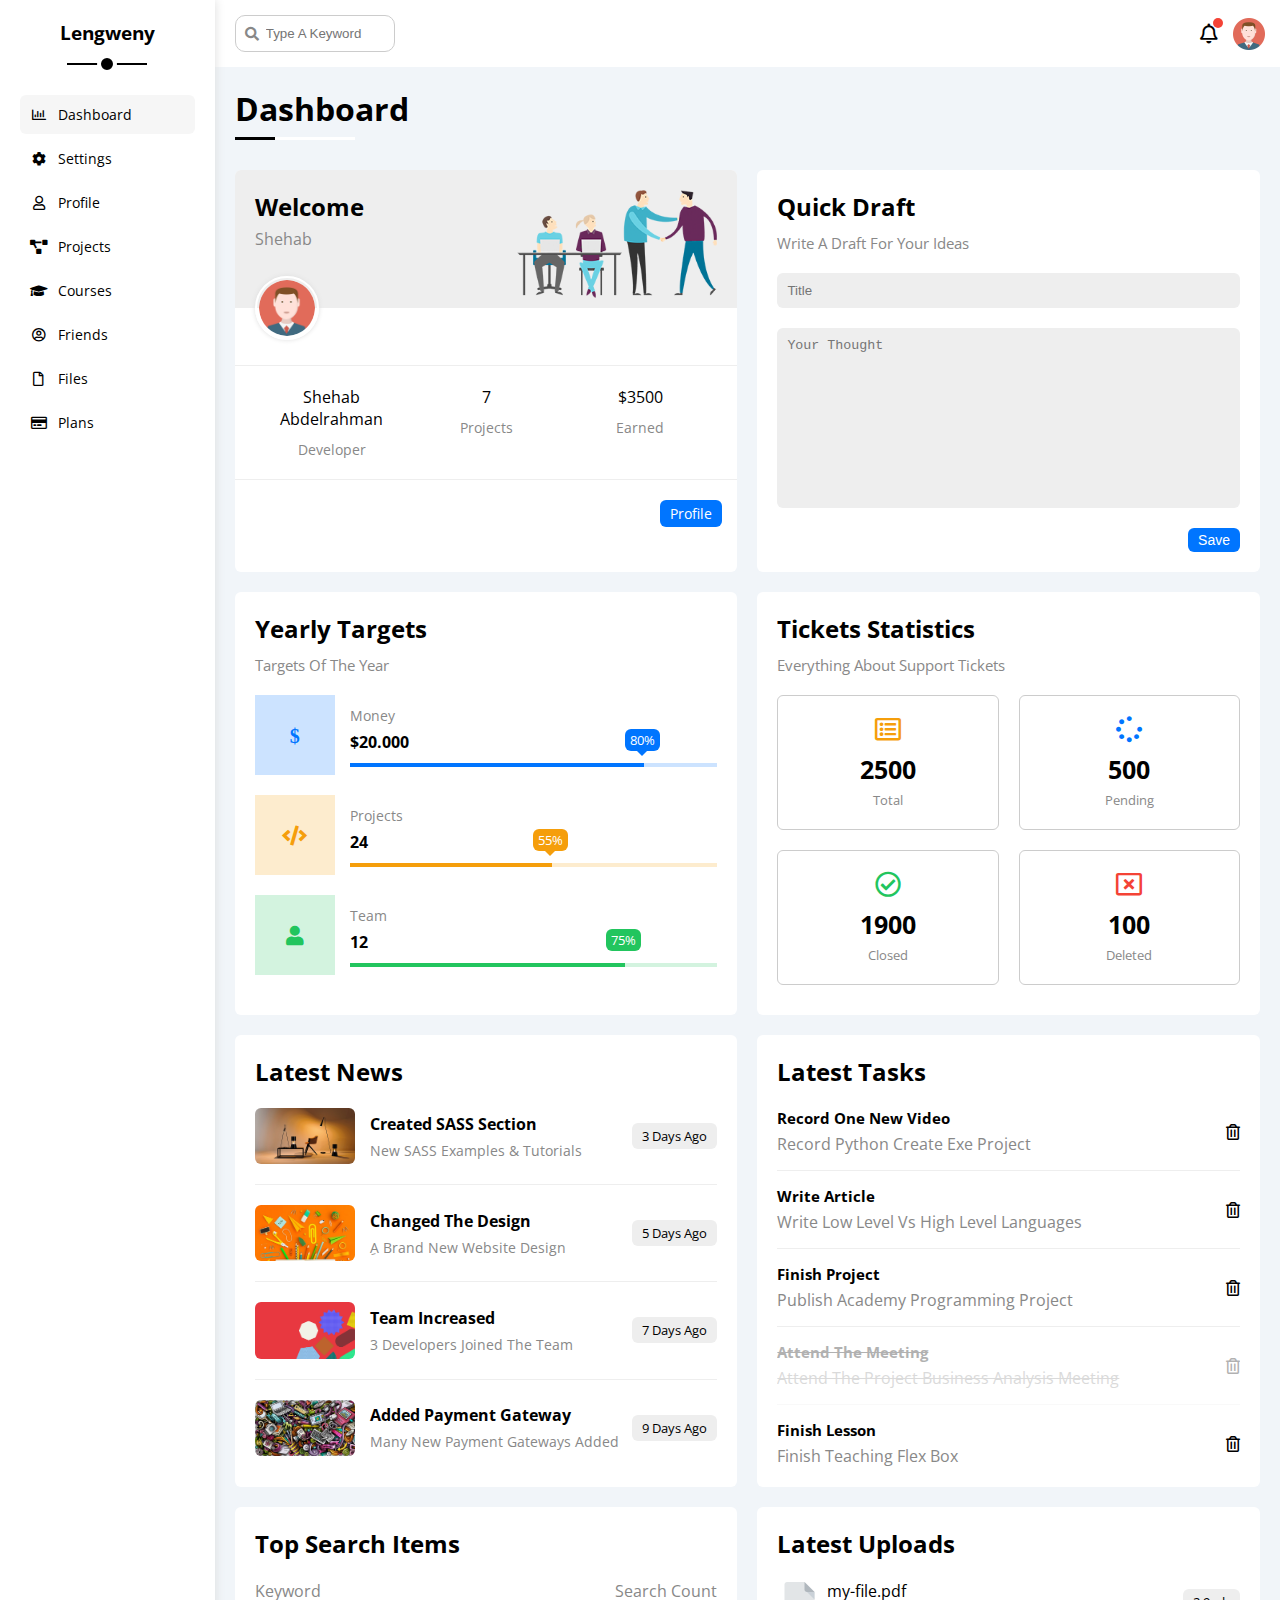
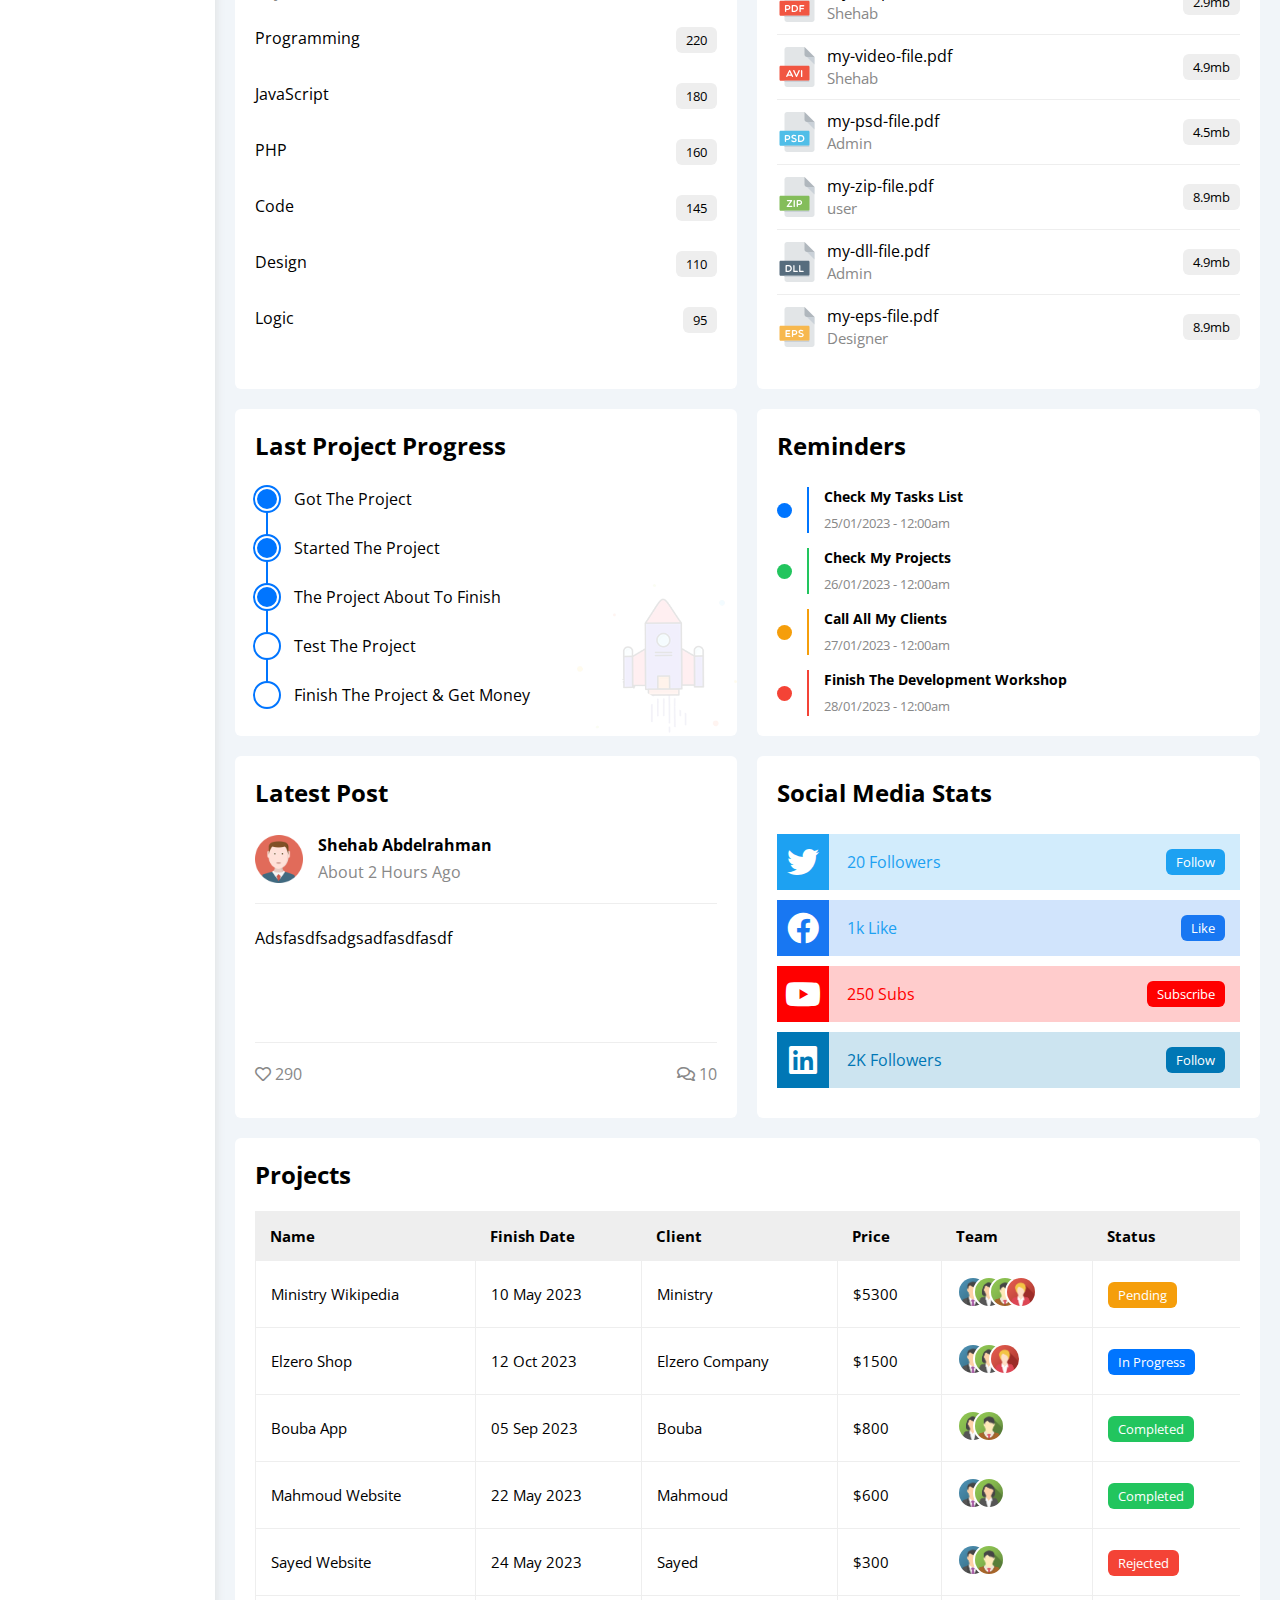
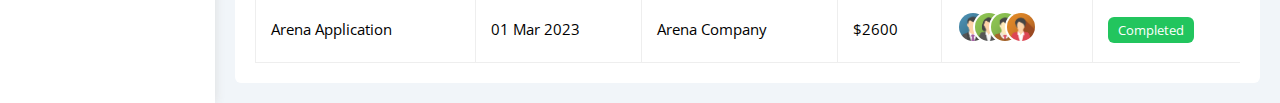
<file: index.html>
<!DOCTYPE html>
<html lang="en">
<head>
    <meta charset="UTF-8">
    <meta http-equiv="X-UA-Compatible" content="IE=edge">
    <meta name="viewport" content="width=device-width, initial-scale=1.0">
    <title>Dashboard</title>
    <link rel="stylesheet" href="css/all.min.css">
    <link rel="stylesheet" href="css/framework.css">
    <link rel="stylesheet" href="css/master.css">
    <link rel="preconnect" href="https://fonts.googleapis.com">
    <link rel="preconnect" href="https://fonts.getatic.com" crossorigin>
    <link rel="stylesheet" href="https://fonts.googleapis.com/css2?family=Open+Sans:wght@300;500&#038;display=swap">
</head>
<body>
    <div class="page d-flex">
        <div class="sidebar bg-white p-20 p-relative">
            <h3 class="p-relative txt-c mt-0">Lengweny</h3>
            <ul>
                <li>
                    <a href="index.html" class="active d-flex align-center fs-14 c-black rad-6 p-10">
                        <i class="fa-regular fa-chart-bar fa-fw"></i>
                        <span>Dashboard</span>
                    </a>
                </li>
                <li>
                    <a href="settings.html" class="d-flex align-center fs-14 c-black rad-6 p-10">
                        <i class="fa-solid fa-gear fa-fw"></i>
                        <span>Settings</span>
                    </a>
                </li>
                <li>
                    <a href="profile.html" class="d-flex align-center fs-14 c-black rad-6 p-10">
                        <i class="fa-regular fa-user fa-fw"></i>
                        <span>Profile</span>
                    </a>
                </li>
                <li>
                    <a href="projects.html" class="d-flex align-center fs-14 c-black rad-6 p-10">
                        <i class="fa-solid fa-diagram-project fa-fw"></i>
                        <span>Projects</span>
                    </a>
                </li>
                <li>
                    <a href="courses.html" class="d-flex align-center fs-14 c-black rad-6 p-10">
                        <i class="fa-solid fa-graduation-cap fa-fw"></i>
                        <span>Courses</span>
                    </a>
                </li>
                <li>
                    <a href="friends.html" class="d-flex align-center fs-14 c-black rad-6 p-10">
                        <i class="fa-regular fa-circle-user fa-fw"></i>
                        <span>Friends</span>
                    </a>
                </li>
                <li>
                    <a href="files.html" class="d-flex align-center fs-14 c-black rad-6 p-10">
                        <i class="fa-regular fa-file fa-fw"></i>
                        <span>Files</span>
                    </a>
                </li>
                <li>
                    <a href="plans.html" class="d-flex align-center fs-14 c-black rad-6 p-10">
                        <i class="fa-regular fa-credit-card fa-fw"></i>
                        <span>Plans</span>
                    </a>
                </li>
            </ul>
        </div>
        <div class="content w-full">
            <!-- start head -->
            <div class="head bg-white p-15 between-flex">
                <div class="search p-relative">
                    <input class="p-10" type="search" placeholder="Type A Keyword">
                </div>
                <div class="icons d-flex align-center">
                    <span class="notification p-relative">
                        <i class="fa-regular fa-bell fa-lg"></i>
                    </span>
                    <img decoding="async" src="imgs/avatar.png" alt="">
                </div>
            </div>
            <!-- end head -->
            <h1 class="p-relative">Dashboard</h1>
            <div class="wrapper d-grid gap-20">
                <!-- start welcome widget -->
                <div class="welcome bg-white rad-10 txt-c-mobile block-mobile">
                    <div class="intro p-20 d-flex space-between bg-eee">
                        <div>
                            <h2 class="m-0">Welcome</h2>
                            <p class="c-grey mt-5">Shehab</p>
                        </div>
                        <img decoding="async" class="hide-mobile" src="imgs/welcome.png" alt="">
                    </div>
                    <img decoding="async" src="imgs/avatar.png" alt="" class="avatar">
                    <div class="body txt-c d-flex p-20 mt-20 mb-20 block-mobile">
                        <div>Shehab Abdelrahman <span class="d-block c-grey fs-14 mt-10">Developer</span></div>
                        <div>7 <span class="d-block c-grey fs-14 mt-10">Projects</span></div>
                        <div>$3500 <span class="d-block c-grey fs-14 mt-10">Earned</span></div>
                    </div>
                    <a href="profile.html" class="visit d-block fs-14 bg-blue c-white w-fit btn-shape">Profile</a>
                </div> 
                <!-- end welcome widget -->
                <!-- start quick draft widget -->
                <div class="quick-draft p-20 bg-white rad-10">
                    <h2 class="mt-0 mb-10">Quick Draft</h2>
                    <p class="mt-0 mb-20 c-grey fs-15">Write A Draft For Your Ideas</p>
                    <form>
                        <input class="d-block mb-20 w-full p-10 b-none bg-eee rad-6" type="text" placeholder="Title">
                        <textarea class="d-block mb-20 w-full p-10 b-none bg-eee rad-6" placeholder="Your Thought"></textarea>
                        <input class="save d-block fs-14 bg-blue c-white b-none w-fit btn-shape" type="submit" value="Save">
                    </form>
                </div>
                <!-- end quick draft widget -->
                <!-- start targets widget -->
                <div class="targets p-20 bg-white rad-10">
                    <h2 class="mt-0 mb-10">Yearly Targets</h2>
                    <p class="mt-0 mb-20 c-grey fs-15">Targets Of The Year</p>
                    <div class="target-row mb-20 blue center-flex">
                        <div class="icon center-flex">
                            <i class="fa-solid fa-dollar-sign fa-lg c-blue"></i>
                        </div>
                        <div class="details">
                            <span class="fs-14 c-grey">Money</span>
                            <span class="d-block mt-5 mb-10 fw-bold">$20.000</span>
                            <div class="progress p-relative">
                                <span class="bg-blue blue" style="width: 80%">
                                    <span class="bg-blue">80%</span>
                                </span>
                            </div>
                        </div>
                    </div>
                    <div class="target-row mb-20 orange center-flex">
                        <div class="icon center-flex">
                            <i class="fa-solid fa-code fa-lg c-orange"></i>
                        </div>
                        <div class="details">
                            <span class="fs-14 c-grey">Projects</span>
                            <span class="d-block mt-5 mb-10 fw-bold">24</span>
                            <div class="progress p-relative">
                                <span class="bg-orange orange" style="width: 55%">
                                    <span class="bg-orange">55%</span>
                                </span>
                            </div>
                        </div>
                    </div>
                    <div class="target-row mb-20 green center-flex">
                        <div class="icon center-flex">
                            <i class="fa-solid fa-user fa-lg c-green"></i>
                        </div>
                        <div class="details">
                            <span class="fs-14 c-grey">Team</span>
                            <span class="d-block mt-5 mb-10 fw-bold">12</span>
                            <div class="progress p-relative">
                                <span class="bg-green red" style="width: 75%">
                                    <span class="bg-green">75%</span>
                                </span>
                            </div>
                        </div>
                    </div>
                </div>
                <!-- end targets widget -->
                <!-- start ticket widget -->
                <div class="tickets p-20 bg-white rad-10">
                    <h2 class="mt-0 mb-10">Tickets Statistics</h2>
                    <p class="mt-0 mb-20 c-grey fs-15">Everything About Support Tickets</p>
                    <div class="d-flex txt-c gap-20 f-wrap">
                        <div class="box p-20 rad-10 fs-13 c-grey">
                            <i class="fa-regular fa-rectangle-list fa-2x mb-10 c-orange"></i>
                            <span class="d-block c-black fw-bold fs-25 mb-5">2500</span>
                            Total
                        </div>
                        <div class="box p-20 rad-10 fs-13 c-grey">
                            <i class="fa-solid fa-spinner fa-2x mb-10 c-blue"></i>
                            <span class="d-block c-black fw-bold fs-25 mb-5">500</span>
                            Pending
                        </div>
                        <div class="box p-20 rad-10 fs-13 c-grey">
                            <i class="fa-regular fa-circle-check fa-2x mb-10 c-green"></i>
                            <span class="d-block c-black fw-bold fs-25 mb-5">1900</span>
                            Closed
                        </div>
                        <div class="box p-20 rad-10 fs-13 c-grey">
                            <i class="fa-regular fa-rectangle-xmark fa-2x mb-10 c-red"></i>
                            <span class="d-block c-black fw-bold fs-25 mb-5">100</span>
                            Deleted
                        </div>
                    </div>
                </div>
                <!-- end ticket widget -->
                <!-- start latest news widget -->
                <div class="latest-news p-20 bg-white rad-10 txt-c-mobile">
                    <h2 class="mt-0 mb-20">Latest News</h2>
                    <div class="news-row d-flex align-center">
                        <img decoding="async" src="imgs/news-01.png" alt="">
                        <div class="info">
                            <h3>Created SASS Section</h3>
                            <p class="m-0 fs-14 c-grey">New SASS Examples & Tutorials</p>
                        </div>
                        <div class="btn-shape bg-eee fs-13 label">3 Days Ago</div>
                    </div>
                    <div class="news-row d-flex align-center">
                        <img decoding="async" src="imgs/news-02.png" alt="">
                        <div class="info">
                            <h3>Changed The Design</h3>
                            <p class="m-0 fs-14 c-grey">ِA Brand New Website Design</p>
                        </div>
                        <div class="btn-shape bg-eee fs-13 label">5 Days Ago</div>
                    </div>
                    <div class="news-row d-flex align-center">
                        <img decoding="async" src="imgs/news-03.png" alt="">
                        <div class="info">
                            <h3>Team Increased</h3>
                            <p class="m-0 fs-14 c-grey">3 Developers Joined The Team</p>
                        </div>
                        <div class="btn-shape bg-eee fs-13 label">7 Days Ago</div>
                    </div>
                    <div class="news-row d-flex align-center">
                        <img decoding="async" src="imgs/news-04.png" alt="">
                        <div class="info">
                            <h3>Added Payment Gateway</h3>
                            <p class="m-0 fs-14 c-grey">Many New Payment Gateways Added</p>
                        </div>
                        <div class="btn-shape bg-eee fs-13 label">9 Days Ago</div>
                    </div>
                </div>
                <!-- end latest news widget -->
                <!-- start tasks widget -->
                <div class="tasks p-20 bg-white rad-10">
                    <h2 class="mt-0 mb-20">Latest Tasks</h2>
                    <div class="task-row between-flex">
                        <div class="info">
                            <h3 class="mt-0 mb-5 fs-15">Record One New Video</h3>
                            <p class="m-0 c-grey">Record Python Create Exe Project</p>                    
                        </div>
                        <i class="fa-regular fa-trash-can delete"></i>
                    </div>
                    <div class="task-row between-flex">
                        <div class="info">
                            <h3 class="mt-0 mb-5 fs-15">Write Article</h3>
                            <p class="m-0 c-grey">Write Low Level Vs High Level Languages</p>                    
                        </div>
                        <i class="fa-regular fa-trash-can delete"></i>
                    </div>
                    <div class="task-row between-flex">
                        <div class="info">
                            <h3 class="mt-0 mb-5 fs-15">Finish Project</h3>
                            <p class="m-0 c-grey">Publish Academy Programming Project</p>                    
                        </div>
                        <i class="fa-regular fa-trash-can delete"></i>
                    </div>
                    <div class="task-row between-flex done">
                        <div class="info">
                            <h3 class="mt-0 mb-5 fs-15">Attend The Meeting</h3>
                            <p class="m-0 c-grey">Attend The Project Business Analysis Meeting</p>                    
                        </div>
                        <i class="fa-regular fa-trash-can delete"></i>
                    </div>
                    <div class="task-row between-flex">
                        <div class="info">
                            <h3 class="mt-0 mb-5 fs-15">Finish Lesson</h3>
                            <p class="m-0 c-grey">Finish Teaching Flex Box</p>                    
                        </div>
                        <i class="fa-regular fa-trash-can delete"></i>
                    </div>
                </div>
                <!-- end tasks widget -->
                <!-- Start Top Search word Widget -->
                <div class="search-items p-20 bg-white rad-10">
                    <h2 class="mt-0 mb-20">Top Search Items</h2>
                    <div class="items-head d-flex space-between c-grey mb-10">
                        <div>Keyword</div>
                        <div>Search Count</div>
                    </div>
                    <div class="items d-flex space-between pt-15 pb-15">
                        <span>Programming</span>
                        <span class="bg-eee fs-13 btn-shape">220</span>
                    </div>
                    <div class="items d-flex space-between pt-15 pb-15">
                        <span>JavaScript</span>
                        <span class="bg-eee fs-13 btn-shape">180</span>
                    </div>
                    <div class="items d-flex space-between pt-15 pb-15">
                        <span>PHP</span>
                        <span class="bg-eee fs-13 btn-shape">160</span>
                    </div>
                    <div class="items d-flex space-between pt-15 pb-15">
                        <span>Code</span>
                        <span class="bg-eee fs-13 btn-shape">145</span>
                    </div>
                    <div class="items d-flex space-between pt-15 pb-15">
                        <span>Design</span>
                        <span class="bg-eee fs-13 btn-shape">110</span>
                    </div>
                    <div class="items d-flex space-between pt-15 pb-15">
                        <span>Logic</span>
                        <span class="bg-eee fs-13 btn-shape">95</span>
                    </div>
                </div>
                <!-- End Top Search word Widget -->
                <!-- start latest uploads widget -->
                <div class="latest-uploads p-20 bg-white rad-10">
                    <h2 class="mt-0 mb-20">Latest Uploads</h2>
                    <ul class="m-0">
                        <li class="between-flex pb-10 mb-10">
                            <div class="d-flex align-center">
                                <img decoding="async" class="mr-10" src="imgs/pdf.svg" alt="">
                                <div>
                                    <span class="d-block">my-file.pdf</span>
                                    <span class="fs-15 c-grey">Shehab</span>
                                </div>
                            </div>
                            <div class="bg-eee btn-shape fs-13">2.9mb</div>
                        </li>
                        <li class="between-flex pb-10 mb-10">
                            <div class="d-flex align-center">
                                <img decoding="async" class="mr-10" src="imgs/avi.svg" alt="">
                                <div>
                                    <span class="d-block">my-video-file.pdf</span>
                                    <span class="fs-15 c-grey">Shehab</span>
                                </div>
                            </div>
                            <div class="bg-eee btn-shape fs-13">4.9mb</div>
                        </li>
                        <li class="between-flex pb-10 mb-10">
                            <div class="d-flex align-center">
                                <img decoding="async" class="mr-10" src="imgs/psd.svg" alt="">
                                <div>
                                    <span class="d-block">my-psd-file.pdf</span>
                                    <span class="fs-15 c-grey">Admin</span>
                                </div>
                            </div>
                            <div class="bg-eee btn-shape fs-13">4.5mb</div>
                        </li>
                        <li class="between-flex pb-10 mb-10">
                            <div class="d-flex align-center">
                                <img decoding="async" class="mr-10" src="imgs/zip.svg" alt="">
                                <div>
                                    <span class="d-block">my-zip-file.pdf</span>
                                    <span class="fs-15 c-grey">user</span>
                                </div>
                            </div>
                            <div class="bg-eee btn-shape fs-13">8.9mb</div>
                        </li>
                        <li class="between-flex pb-10 mb-10">
                            <div class="d-flex align-center">
                                <img decoding="async" class="mr-10" src="imgs/dll.svg" alt="">
                                <div>
                                    <span class="d-block">my-dll-file.pdf</span>
                                    <span class="fs-15 c-grey">Admin</span>
                                </div>
                            </div>
                            <div class="bg-eee btn-shape fs-13">4.9mb</div>
                        </li>
                        <li class="between-flex pb-10 mb-10">
                            <div class="d-flex align-center">
                                <img decoding="async" class="mr-10" src="imgs/eps.svg" alt="">
                                <div>
                                    <span class="d-block">my-eps-file.pdf</span>
                                    <span class="fs-15 c-grey">Designer</span>
                                </div>
                            </div>
                            <div class="bg-eee btn-shape fs-13">8.9mb</div>
                        </li>
                    </ul>
                </div>
                <!-- end latest uploads widget -->
                <!-- start last projects progress widget -->
                <div class="last-project p-20 bg-white rad-10 p-relative">
                    <h2 class="mt-0 mb-20">Last Project Progress</h2>
                    <ul class="m-0 p-relative">
                        <li class="mt-25 d-flex align-center done">Got The Project</li>
                        <li class="mt-25 d-flex align-center done">Started The Project</li>
                        <li class="mt-25 d-flex align-center done">The Project About To Finish</li>
                        <li class="mt-25 d-flex align-center current">Test The Project</li>
                        <li class="mt-25 d-flex align-center ">Finish The Project & Get Money</li>
                    </ul>
                    <img decoding="async" class="launch-icon hide-mobile" src="imgs/project.png" alt="">
                </div>
                <!-- end last projects progress widget -->
                <!-- Start Reminders widget -->
                <div class="reminders p-20 bg-white rad-10 p-relative">
                    <h2 class="mt-0 mb-25">Reminders</h2>
                    <ul class="m-0">
                        <li class="d-flex align-center mt-15">
                            <span class="key bg-blue mr-15 d-block rad-half"></span>
                            <div class="pl-15 blue">
                                <p class="fs-14 fw-bold mt-0 mb-5">Check My Tasks List</p>
                                <span class="fs-13 c-grey">25/01/2023 - 12:00am</span>
                            </div>
                        </li>
                        <li class="d-flex align-center mt-15">
                            <span class="key bg-green mr-15 d-block rad-half"></span>
                            <div class="pl-15 green">
                                <p class="fs-14 fw-bold mt-0 mb-5">Check My Projects</p>
                                <span class="fs-13 c-grey">26/01/2023 - 12:00am</span>
                            </div>
                        </li>
                        <li class="d-flex align-center mt-15">
                            <span class="key bg-orange mr-15 d-block rad-half"></span>
                            <div class="pl-15 orange">
                                <p class="fs-14 fw-bold mt-0 mb-5">Call All My Clients</p>
                                <span class="fs-13 c-grey">27/01/2023 - 12:00am</span>
                            </div>
                        </li>
                        <li class="d-flex align-center mt-15">
                            <span class="key bg-red mr-15 d-block rad-half"></span>
                            <div class="pl-15 red">
                                <p class="fs-14 fw-bold mt-0 mb-5">Finish The Development Workshop</p>
                                <span class="fs-13 c-grey">28/01/2023 - 12:00am</span>
                            </div>
                        </li>
                    </ul>
                </div>
                <!-- end Reminders widget -->
                <!-- start latest post widget -->
                <div class="latest-post p-20 bg-white rad-10 p-relative">
                    <h2 class="mt-0 mb-25">Latest Post</h2>
                    <div class="top d-flex align-center">
                        <img decoding="async" class="avatar mr-15" src="imgs/avatar.png" alt="">
                        <div class="info">
                            <span class="d-block mb-5 fw-bold">Shehab Abdelrahman</span>
                            <span class="c-grey">About 2 Hours Ago</span>
                        </div>
                    </div>
                    <div class="post-content txt-c-mobile pt-20 pb-20 mt-20 mb-20">
                        adsfasdfsadgsadfasdfasdf
                    </div>
                    <div class="post-stats between-flex c-grey">
                        <div>
                            <i class="fa-regular fa-heart"></i>
                            <span>290</span>
                        </div>
                        <div>
                            <i class="fa-regular fa-comments"></i>
                            <span>10</span>
                        </div>
                    </div>
                </div>
                <!-- end latest post widget -->
                <!-- start social media stats widget -->
                <div class="social-media p-20 bg-white rad-10 p-relative">
                    <h2 class="mt-0 mb-25">Social Media Stats</h2>
                    <div class="box twitter p-15 p-relative mb-10 between-flex">
                        <i class="fa-brands fa-twitter fa-2x c-white h-full center-flex"></i>
                        <span>20 Followers</span>
                        <a class="fs-13 c-white btn-shape" href="#">Follow</a>
                    </div>
                    <div class="box facebook p-15 p-relative mb-10 between-flex">
                        <i class="fa-brands fa-facebook fa-2x c-white h-full center-flex"></i>
                        <span>1k Like</span>
                        <a class="fs-13 c-white btn-shape" href="#">Like</a>
                    </div>
                    <div class="box youtube p-15 p-relative mb-10 between-flex">
                        <i class="fa-brands fa-youtube fa-2x c-white h-full center-flex"></i>
                        <span>250 Subs</span>
                        <a class="fs-13 c-white btn-shape" href="#">Subscribe</a>
                    </div>
                    <div class="box linkedin p-15 p-relative mb-10 between-flex">
                        <i class="fa-brands fa-linkedin fa-2x c-white h-full center-flex"></i>
                        <span>2K Followers</span>
                        <a class="fs-13 c-white btn-shape" href="#">Follow</a>
                    </div>
                </div>
                <!-- end social media stats widget -->
            </div>
            <!-- start projects table -->
            <div class="projects p-20 bg-white rad-10 m-20">
                <h2 class="mt-0 mb-20">Projects</h2>
                <div class="responsive-table">
                    <table class="fs-15 w-full">
                        <thead>
                            <tr>
                                <td>Name</td>
                                <td>Finish Date</td>
                                <td>Client</td>
                                <td>Price</td>
                                <td>Team</td>
                                <td>Status</td>
                            </tr>
                        </thead>
                        <tbody>
                            <tr>
                                <td>Ministry Wikipedia</td>
                                <td>10 May 2023</td>
                                <td>Ministry</td>
                                <td>$5300</td>
                                <td>
                                    <img decoding="async" src="imgs/team-01.png" alt="">
                                    <img decoding="async" src="imgs/team-02.png" alt="">
                                    <img decoding="async" src="imgs/team-03.png" alt="">
                                    <img decoding="async" src="imgs/team-05.png" alt="">
                                </td>
                                <td>
                                    <span class="label btn-shape bg-orange c-white">Pending</span>
                                </td>
                            </tr>
                            <tr>
                                <td>Elzero Shop</td>
                                <td>12 Oct 2023</td>
                                <td>Elzero Company</td>
                                <td>$1500</td>
                                <td>
                                    <img decoding="async" src="imgs/team-01.png" alt="">
                                    <img decoding="async" src="imgs/team-02.png" alt="">
                                    <img decoding="async" src="imgs/team-05.png" alt="">
                                </td>
                                <td>
                                    <span class="label btn-shape bg-blue c-white">In Progress</span>
                                </td>
                            </tr>
                            <tr>
                                <td>Bouba App</td>
                                <td>05 Sep 2023</td>
                                <td>Bouba</td>
                                <td>$800</td>
                                <td>
                                    <img decoding="async" src="imgs/team-02.png" alt="">
                                    <img decoding="async" src="imgs/team-03.png" alt="">
                                </td>
                                <td>
                                    <span class="label btn-shape bg-green c-white">Completed</span>
                                </td>
                            </tr>
                            <tr>
                                <td>Mahmoud Website</td>
                                <td>22 May 2023</td>
                                <td>Mahmoud</td>
                                <td>$600</td>
                                <td>
                                  <img decoding="async" src="imgs/team-01.png" alt="" />
                                  <img decoding="async" src="imgs/team-02.png" alt="" />
                                </td>
                                <td><span class="label btn-shape bg-green c-white">Completed</span></td>
                              </tr>
                            <tr>
                                <td>Sayed Website</td>
                                <td>24 May 2023</td>
                                <td>Sayed</td>
                                <td>$300</td>
                                <td>
                                    <img decoding="async" src="imgs/team-01.png" alt="">
                                    <img decoding="async" src="imgs/team-03.png" alt="">
                                </td>
                                <td>
                                    <span class="label btn-shape bg-red c-white">Rejected</span>
                                </td>
                            </tr>
                            <tr>
                                <td>Arena Application</td>
                                <td>01 Mar 2023</td>
                                <td>Arena Company</td>
                                <td>$2600</td>
                                <td>
                                    <img decoding="async" src="imgs/team-01.png" alt="">
                                    <img decoding="async" src="imgs/team-02.png" alt="">
                                    <img decoding="async" src="imgs/team-03.png" alt="">
                                    <img decoding="async" src="imgs/team-04.png" alt="">
                                </td>
                                <td>
                                    <span class="label btn-shape bg-green c-white">Completed</span>
                                </td>
                            </tr>
                        </tbody>
                    </table>
                </div>
            </div>
            <!-- end projects table -->
        </div>
    </div>
</body>
</html>
</file>
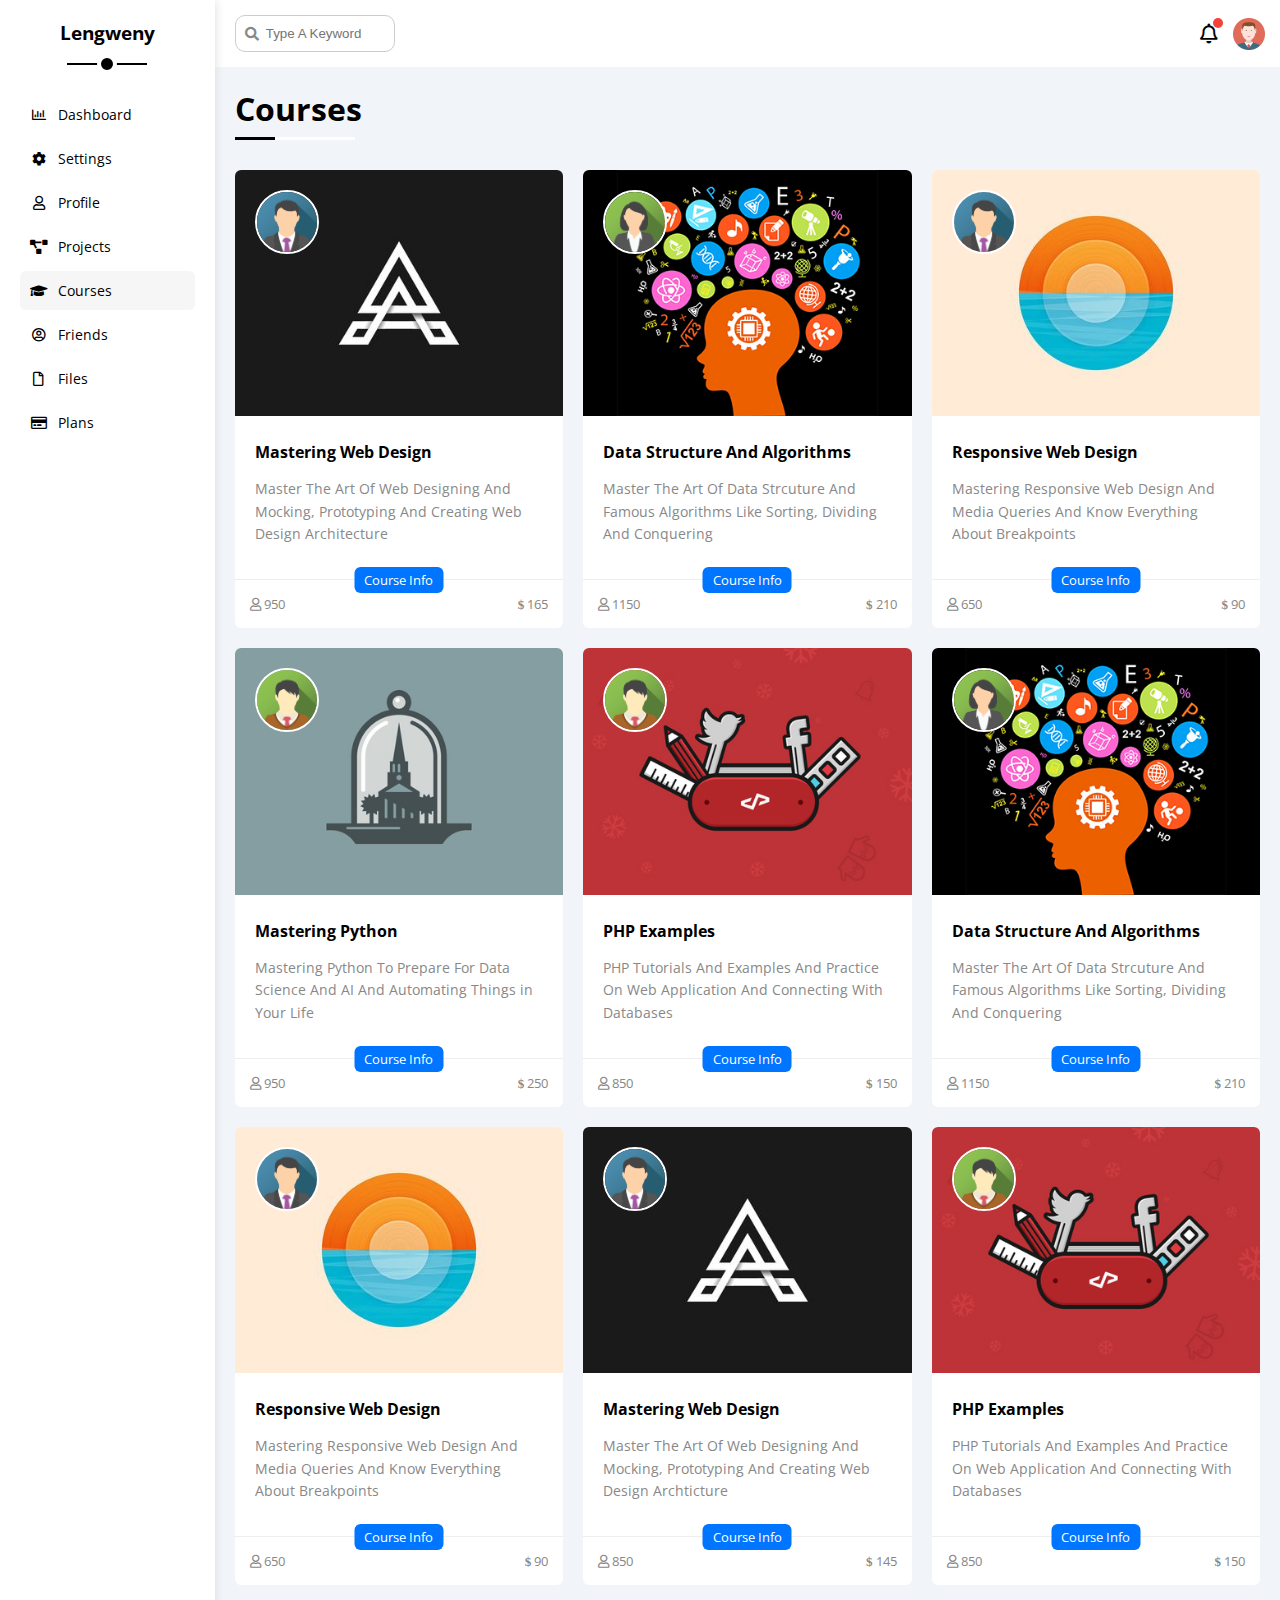
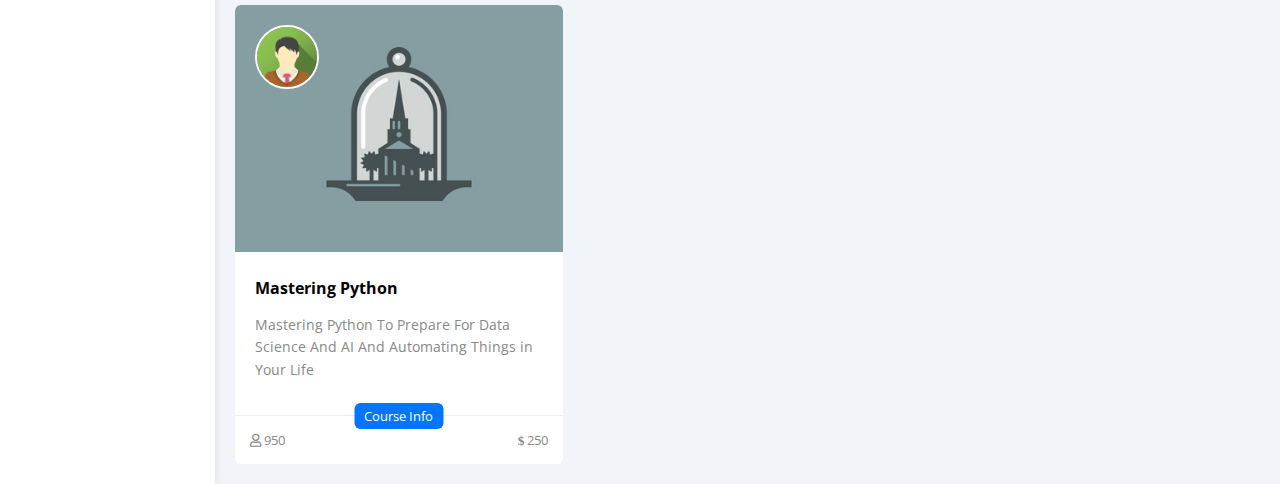
<file: courses.html>
<!DOCTYPE html>
<html lang="en">
<head>
    <meta charset="UTF-8">
    <meta http-equiv="X-UA-Compatible" content="IE=edge">
    <meta name="viewport" content="width=device-width, initial-scale=1.0">
    <title>Courses</title>
    <link rel="stylesheet" href="css/all.min.css">
    <link rel="stylesheet" href="css/framework.css">
    <link rel="stylesheet" href="css/master.css">
    <link rel="preconnect" href="https://fonts.googleapis.com">
    <link rel="preconnect" href="https://fonts.getatic.com" crossorigin>
    <link rel="stylesheet" href="https://fonts.googleapis.com/css2?family=Open+Sans:wght@300;500&#038;display=swap">
</head>
<body>
    <div class="page d-flex">
        <div class="sidebar bg-white p-20 p-relative">
            <h3 class="p-relative txt-c mt-0">Lengweny</h3>
            <ul>
                <li>
                    <a href="index.html" class="d-flex align-center fs-14 c-black rad-6 p-10">
                        <i class="fa-regular fa-chart-bar fa-fw"></i>
                        <span>Dashboard</span>
                    </a>
                </li>
                <li>
                    <a href="settings.html" class="d-flex align-center fs-14 c-black rad-6 p-10">
                        <i class="fa-solid fa-gear fa-fw"></i>
                        <span>Settings</span>
                    </a>
                </li>
                <li>
                    <a href="profile.html" class="d-flex align-center fs-14 c-black rad-6 p-10">
                        <i class="fa-regular fa-user fa-fw"></i>
                        <span>Profile</span>
                    </a>
                </li>
                <li>
                    <a href="projects.html" class="d-flex align-center fs-14 c-black rad-6 p-10">
                        <i class="fa-solid fa-diagram-project fa-fw"></i>
                        <span>Projects</span>
                    </a>
                </li>
                <li>
                    <a href="courses.html" class="active d-flex align-center fs-14 c-black rad-6 p-10">
                        <i class="fa-solid fa-graduation-cap fa-fw"></i>
                        <span>Courses</span>
                    </a>
                </li>
                <li>
                    <a href="friends.html" class="d-flex align-center fs-14 c-black rad-6 p-10">
                        <i class="fa-regular fa-circle-user fa-fw"></i>
                        <span>Friends</span>
                    </a>
                </li>
                <li>
                    <a href="files.html" class="d-flex align-center fs-14 c-black rad-6 p-10">
                        <i class="fa-regular fa-file fa-fw"></i>
                        <span>Files</span>
                    </a>
                </li>
                <li>
                    <a href="plans.html" class="d-flex align-center fs-14 c-black rad-6 p-10">
                        <i class="fa-regular fa-credit-card fa-fw"></i>
                        <span>Plans</span>
                    </a>
                </li>
            </ul>
        </div>
        <div class="content w-full">
            <!-- start head -->
            <div class="head bg-white p-15 between-flex">
                <div class="search p-relative">
                    <input class="p-10" type="search" placeholder="Type A Keyword">
                </div>
                <div class="icons d-flex align-center">
                    <span class="notification p-relative">
                        <i class="fa-regular fa-bell fa-lg"></i>
                    </span>
                    <img decoding="async" src="imgs/avatar.png" alt="">
                </div>
            </div>
            <!-- end head -->
            <h1 class="p-relative">Courses</h1>
            <div class="courses-page m-20 d-grid gap-20">
                <div class="course bg-white rad-6 p-relative">
                    <img decoding="async" class="cover" src="imgs/course-01.jpg" alt="">
                    <img decoding="async" class="instructor" src="imgs/team-01.png" alt="">
                    <div class="p-20">
                        <h4 class="m-0">Mastering Web Design</h4>
                        <p class="description c-grey mt-15 fs-14">
                            Master The Art Of Web Designing And Mocking, Prototyping And Creating Web Design Architecture
                        </p>
                    </div>
                    <div class="info p-15 p-relative between-flex">
                        <span class="title bg-blue c-white btn-shape">Course Info</span>
                        <span class="c-grey">
                            <i class="fa-regular fa-user"></i>
                            950
                        </span>
                        <span class="c-grey">
                            <i class="fa-solid fa-dollar-sign"></i>
                            165
                        </span>
                    </div>
                </div>
                <div class="course bg-white rad-6 p-relative">
                    <img decoding="async" class="cover" src="imgs/course-02.jpg" alt="" />
                    <img decoding="async" class="instructor" src="imgs/team-02.png" alt="" />
                    <div class="p-20">
                      <h4 class="m-0">Data Structure And Algorithms</h4>
                      <p class="description c-grey mt-15 fs-14">
                        Master The Art Of Data Strcuture And Famous Algorithms Like Sorting, Dividing And Conquering
                      </p>
                    </div>
                    <div class="info p-15 p-relative between-flex">
                      <span class="title bg-blue c-white btn-shape">Course Info</span>
                      <span class="c-grey"> <i class="fa-regular fa-user"></i> 1150</span>
                      <span class="c-grey"><i class="fa-solid fa-dollar-sign"></i> 210</span>
                    </div>
                </div>
                <div class="course bg-white rad-6 p-relative">
                    <img decoding="async" class="cover" src="imgs/course-03.jpg" alt="" />
                    <img decoding="async" class="instructor" src="imgs/team-01.png" alt="" />
                    <div class="p-20">
                      <h4 class="m-0">Responsive Web Design</h4>
                      <p class="description c-grey mt-15 fs-14">
                        Mastering Responsive Web Design And Media Queries And Know Everything About Breakpoints
                      </p>
                    </div>
                    <div class="info p-15 p-relative between-flex">
                      <span class="title bg-blue c-white btn-shape">Course Info</span>
                      <span class="c-grey"> <i class="fa-regular fa-user"></i> 650</span>
                      <span class="c-grey"><i class="fa-solid fa-dollar-sign"></i> 90</span>
                    </div>
                </div>
                <div class="course bg-white rad-6 p-relative">
                    <img decoding="async" class="cover" src="imgs/course-04.jpg" alt="" />
                    <img decoding="async" class="instructor" src="imgs/team-03.png" alt="" />
                    <div class="p-20">
                      <h4 class="m-0">Mastering Python</h4>
                      <p class="description c-grey mt-15 fs-14">
                        Mastering Python To Prepare For Data Science And AI And Automating Things in Your Life
                      </p>
                    </div>
                    <div class="info p-15 p-relative between-flex">
                      <span class="title bg-blue c-white btn-shape">Course Info</span>
                      <span class="c-grey"> <i class="fa-regular fa-user"></i> 950</span>
                      <span class="c-grey"><i class="fa-solid fa-dollar-sign"></i> 250</span>
                    </div>
                </div>
                <div class="course bg-white rad-6 p-relative">
                    <img decoding="async" class="cover" src="imgs/course-05.jpg" alt="" />
                    <img decoding="async" class="instructor" src="imgs/team-03.png" alt="" />
                    <div class="p-20">
                      <h4 class="m-0">PHP Examples</h4>
                      <p class="description c-grey mt-15 fs-14">
                        PHP Tutorials And Examples And Practice On Web Application And Connecting With Databases
                      </p>
                    </div>
                    <div class="info p-15 p-relative between-flex">
                      <span class="title bg-blue c-white btn-shape">Course Info</span>
                      <span class="c-grey"> <i class="fa-regular fa-user"></i> 850</span>
                      <span class="c-grey"><i class="fa-solid fa-dollar-sign"></i> 150</span>
                    </div>
                </div>
                <div class="course bg-white rad-6 p-relative">
                    <img decoding="async" class="cover" src="imgs/course-02.jpg" alt="" />
                    <img decoding="async" class="instructor" src="imgs/team-02.png" alt="" />
                    <div class="p-20">
                      <h4 class="m-0">Data Structure And Algorithms</h4>
                      <p class="description c-grey mt-15 fs-14">
                        Master The Art Of Data Strcuture And Famous Algorithms Like Sorting, Dividing And Conquering
                      </p>
                    </div>
                    <div class="info p-15 p-relative between-flex">
                      <span class="title bg-blue c-white btn-shape">Course Info</span>
                      <span class="c-grey"> <i class="fa-regular fa-user"></i> 1150</span>
                      <span class="c-grey"><i class="fa-solid fa-dollar-sign"></i> 210</span>
                    </div>
                </div>
                <div class="course bg-white rad-6 p-relative">
                    <img decoding="async" class="cover" src="imgs/course-03.jpg" alt="" />
                    <img decoding="async" class="instructor" src="imgs/team-01.png" alt="" />
                    <div class="p-20">
                      <h4 class="m-0">Responsive Web Design</h4>
                      <p class="description c-grey mt-15 fs-14">
                        Mastering Responsive Web Design And Media Queries And Know Everything About Breakpoints
                      </p>
                    </div>
                    <div class="info p-15 p-relative between-flex">
                      <span class="title bg-blue c-white btn-shape">Course Info</span>
                      <span class="c-grey"> <i class="fa-regular fa-user"></i> 650</span>
                      <span class="c-grey"><i class="fa-solid fa-dollar-sign"></i> 90</span>
                    </div>
                </div>
                <div class="course bg-white rad-6 p-relative">
                    <img decoding="async" class="cover" src="imgs/course-01.jpg" alt="" />
                    <img decoding="async" class="instructor" src="imgs/team-01.png" alt="" />
                    <div class="p-20">
                      <h4 class="m-0">Mastering Web Design</h4>
                      <p class="description c-grey mt-15 fs-14">
                        Master The Art Of Web Designing And Mocking, Prototyping And Creating Web Design Archticture
                      </p>
                    </div>
                    <div class="info p-15 p-relative between-flex">
                      <span class="title bg-blue c-white btn-shape">Course Info</span>
                      <span class="c-grey"> <i class="fa-regular fa-user"></i> 850</span>
                      <span class="c-grey"><i class="fa-solid fa-dollar-sign"></i> 145</span>
                    </div>
                </div>
                <div class="course bg-white rad-6 p-relative">
                    <img decoding="async" class="cover" src="imgs/course-05.jpg" alt="" />
                    <img decoding="async" class="instructor" src="imgs/team-03.png" alt="" />
                    <div class="p-20">
                      <h4 class="m-0">PHP Examples</h4>
                      <p class="description c-grey mt-15 fs-14">
                        PHP Tutorials And Examples And Practice On Web Application And Connecting With Databases
                      </p>
                    </div>
                    <div class="info p-15 p-relative between-flex">
                      <span class="title bg-blue c-white btn-shape">Course Info</span>
                      <span class="c-grey"> <i class="fa-regular fa-user"></i> 850</span>
                      <span class="c-grey"><i class="fa-solid fa-dollar-sign"></i> 150</span>
                    </div>
                </div>
                <div class="course bg-white rad-6 p-relative">
                    <img decoding="async" class="cover" src="imgs/course-04.jpg" alt="" />
                    <img decoding="async" class="instructor" src="imgs/team-03.png" alt="" />
                    <div class="p-20">
                      <h4 class="m-0">Mastering Python</h4>
                      <p class="description c-grey mt-15 fs-14">
                        Mastering Python To Prepare For Data Science And AI And Automating Things in Your Life
                      </p>
                    </div>
                    <div class="info p-15 p-relative between-flex">
                      <span class="title bg-blue c-white btn-shape">Course Info</span>
                      <span class="c-grey"> <i class="fa-regular fa-user"></i> 950</span>
                      <span class="c-grey"><i class="fa-solid fa-dollar-sign"></i> 250</span>
                    </div>
                </div>
            </div>
        </div>
    </div>
</body>
</html>
</file>
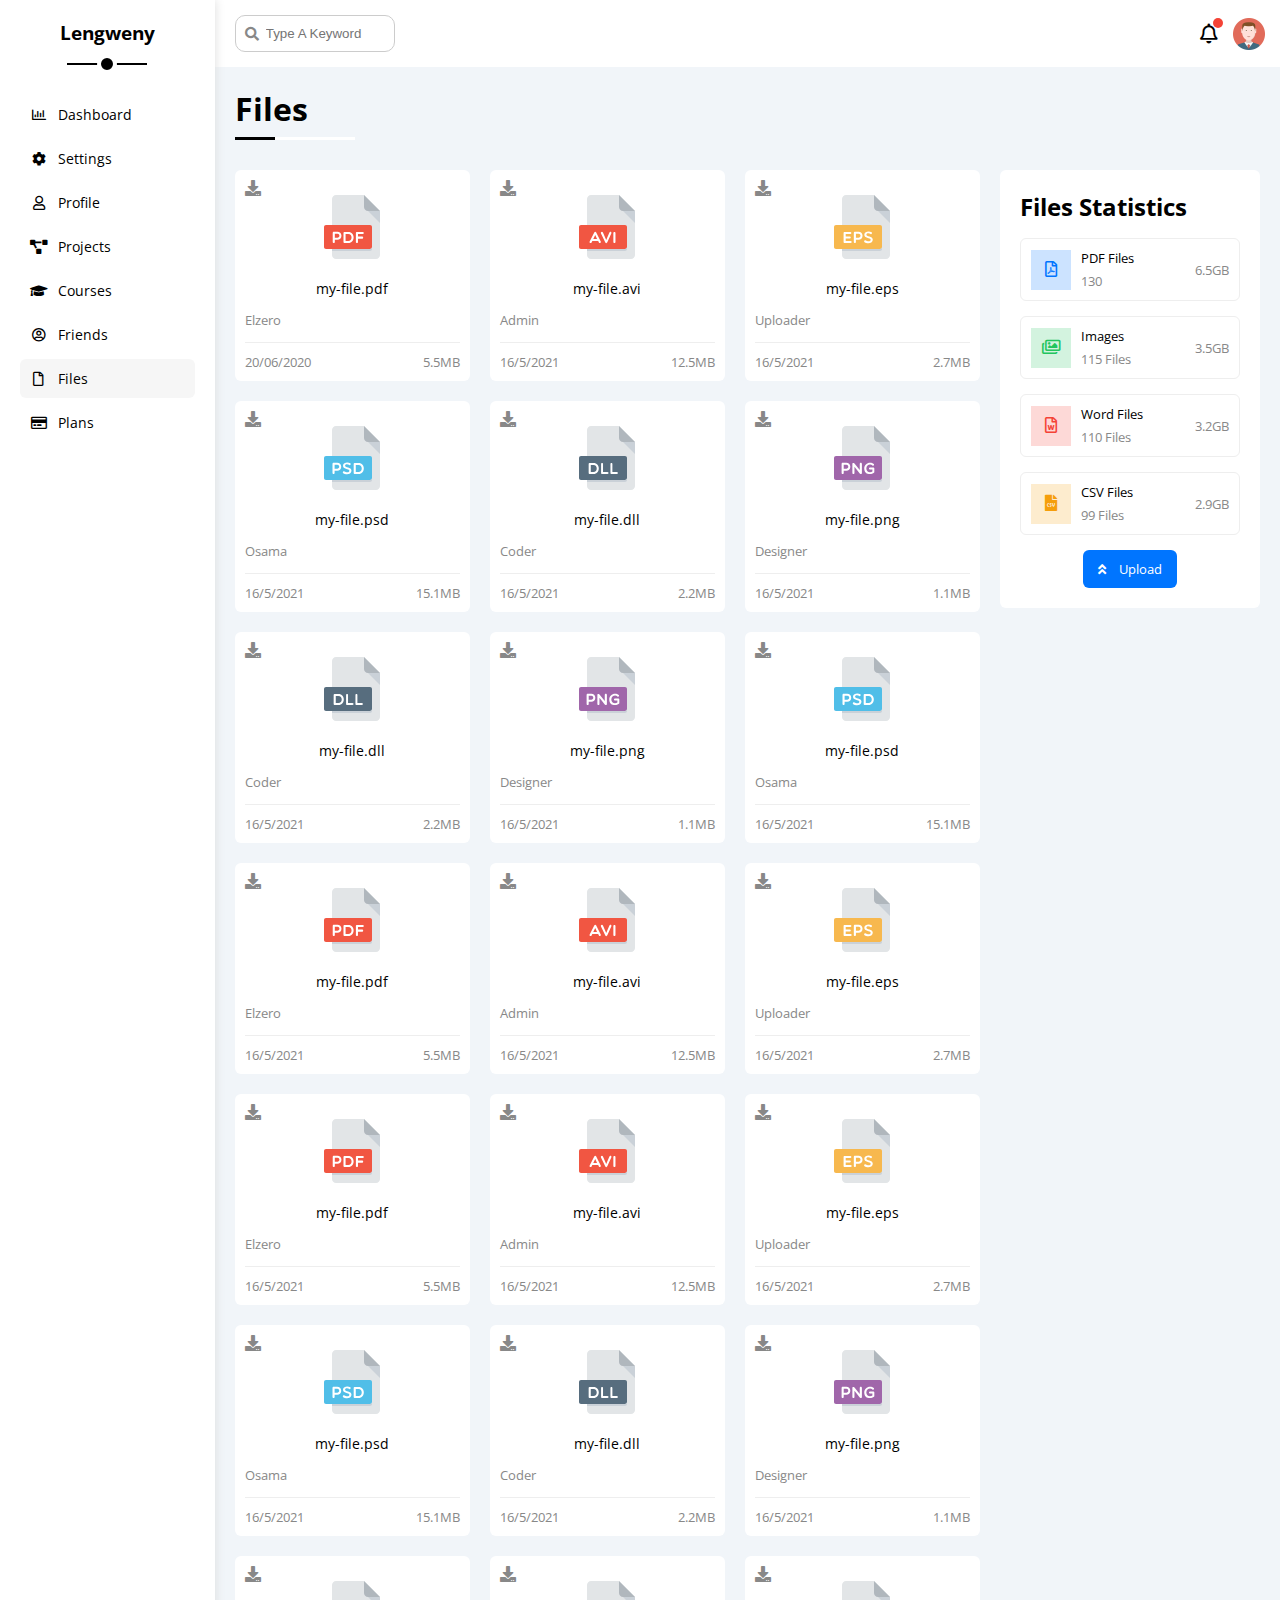
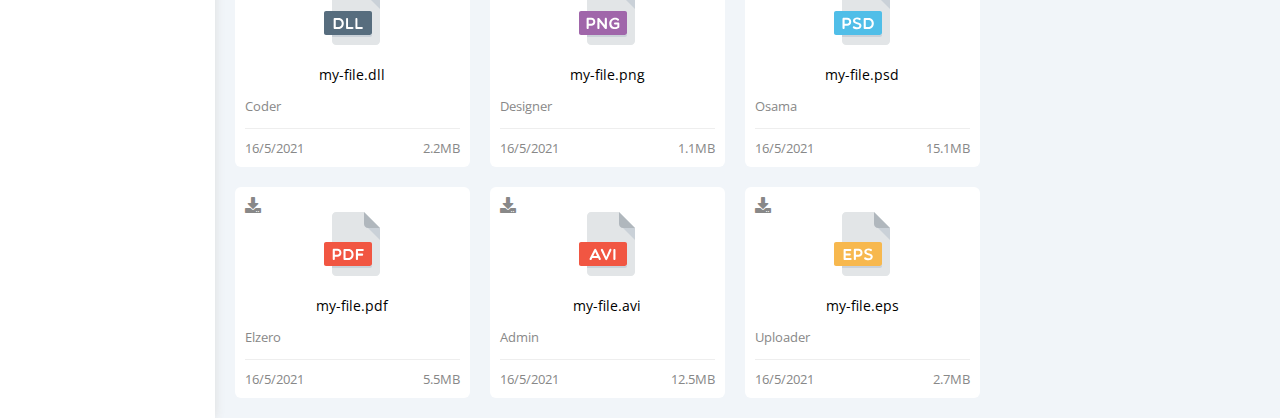
<file: files.html>
<!DOCTYPE html>
<html lang="en">
<head>
    <meta charset="UTF-8">
    <meta http-equiv="X-UA-Compatible" content="IE=edge">
    <meta name="viewport" content="width=device-width, initial-scale=1.0">
    <title>Files</title>
    <link rel="stylesheet" href="css/all.min.css">
    <link rel="stylesheet" href="css/framework.css">
    <link rel="stylesheet" href="css/master.css">
    <link rel="preconnect" href="https://fonts.googleapis.com">
    <link rel="preconnect" href="https://fonts.getatic.com" crossorigin>
    <link rel="stylesheet" href="https://fonts.googleapis.com/css2?family=Open+Sans:wght@300;500&#038;display=swap">
</head>
<body>
    <div class="page d-flex">
        <div class="sidebar bg-white p-20 p-relative">
            <h3 class="p-relative txt-c mt-0">Lengweny</h3>
            <ul>
                <li>
                    <a href="index.html" class="d-flex align-center fs-14 c-black rad-6 p-10">
                        <i class="fa-regular fa-chart-bar fa-fw"></i>
                        <span>Dashboard</span>
                    </a>
                </li>
                <li>
                    <a href="settings.html" class="d-flex align-center fs-14 c-black rad-6 p-10">
                        <i class="fa-solid fa-gear fa-fw"></i>
                        <span>Settings</span>
                    </a>
                </li>
                <li>
                    <a href="profile.html" class="d-flex align-center fs-14 c-black rad-6 p-10">
                        <i class="fa-regular fa-user fa-fw"></i>
                        <span>Profile</span>
                    </a>
                </li>
                <li>
                    <a href="projects.html" class="d-flex align-center fs-14 c-black rad-6 p-10">
                        <i class="fa-solid fa-diagram-project fa-fw"></i>
                        <span>Projects</span>
                    </a>
                </li>
                <li>
                    <a href="courses.html" class="d-flex align-center fs-14 c-black rad-6 p-10">
                        <i class="fa-solid fa-graduation-cap fa-fw"></i>
                        <span>Courses</span>
                    </a>
                </li>
                <li>
                    <a href="friends.html" class="d-flex align-center fs-14 c-black rad-6 p-10">
                        <i class="fa-regular fa-circle-user fa-fw"></i>
                        <span>Friends</span>
                    </a>
                </li>
                <li>
                    <a href="files.html" class="active d-flex align-center fs-14 c-black rad-6 p-10">
                        <i class="fa-regular fa-file fa-fw"></i>
                        <span>Files</span>
                    </a>
                </li>
                <li>
                    <a href="plans.html" class="d-flex align-center fs-14 c-black rad-6 p-10">
                        <i class="fa-regular fa-credit-card fa-fw"></i>
                        <span>Plans</span>
                    </a>
                </li>
            </ul>
        </div>
        <div class="content w-full">
            <!-- start head -->
            <div class="head bg-white p-15 between-flex">
                <div class="search p-relative">
                    <input class="p-10" type="search" placeholder="Type A Keyword">
                </div>
                <div class="icons d-flex align-center">
                    <span class="notification p-relative">
                        <i class="fa-regular fa-bell fa-lg"></i>
                    </span>
                    <img decoding="async" src="imgs/avatar.png" alt="">
                </div>
            </div>
            <!-- end head -->
            <h1 class="p-relative">Files</h1>
            <div class="files-page d-flex m-20 gap-20">
                <div class="files-stats p-20 bg-white rad-10">
                    <h2 class="mt-0 mb-15 txt-c-mobile">Files Statistics</h2>
                    <div class="d-flex align-center border-eee p-10 rad-6 mb-15 fs-13">
                        <i class="fa-regular fa-file-pdf fa-lg blue center-flex c-blue icon"></i>
                        <div class="info">
                            <span>PDF Files</span>
                            <span class="c-grey d-block mt-5">130</span>
                        </div>
                        <div class="size c-grey">6.5GB</div>
                    </div>
                    <div class="d-flex align-center border-eee p-10 rad-6 mb-15 fs-13">
                        <i class="fa-regular fa-images fa-lg green center-flex c-green icon"></i>
                        <div class="info">
                            <span>Images</span>
                            <span class="c-grey d-block mt-5">115 Files</span>
                        </div>
                        <div class="size c-grey">3.5GB</div>
                    </div>
                    <div class="d-flex align-center border-eee p-10 rad-6 mb-15 fs-13">
                        <i class="fa-regular fa-file-word fa-lg red center-flex c-red icon"></i>
                        <div class="info">
                            <span>Word Files</span>
                            <span class="c-grey d-block mt-5">110 Files</span>
                        </div>
                        <div class="size c-grey">3.2GB</div>
                    </div>
                    <div class="d-flex align-center border-eee p-10 rad-6 fs-13">
                        <i class="fa-solid fa-file-csv fa-lg orange center-flex c-orange icon"></i>
                        <div class="info">
                            <span>CSV Files</span>
                            <span class="c-grey d-block mt-5">99 Files</span>
                        </div>
                        <div class="size c-grey">2.9GB</div>
                    </div>
                    <a class="upload bg-blue c-white fs-13 rad-6 d-block w-fit" href="#">
                    <i class="fa-solid fa-angles-up mr-10"></i>
                    Upload
                    </a>
                </div>
                <div class="files-content d-grid gap-20">
                    <div class="file bg-white p-10 rad-10">
                        <i class="fa-solid fa-download c-grey p-absolute"></i>
                        <div class="icon txt-c">
                            <img decoding="async" class="mt-15 mb-15" src="imgs/pdf.svg" alt="" />
                        </div>
                        <div class="txt-c mb-10 fs-14">my-file.pdf</div>
                        <p class="c-grey fs-13">Elzero</p>
                        <div class="info between-flex mt-10 pt-10 fs-13 c-grey">
                            <span>20/06/2020</span>
                            <span>5.5MB</span>
                        </div>
                    </div>
                    <div class="file bg-white p-10 rad-10">
                        <i class="fa-solid fa-download c-grey p-absolute"></i>
                        <div class="icon txt-c">
                            <img decoding="async" class="mt-15 mb-15" src="imgs/avi.svg" alt="" />
                        </div>
                        <div class="txt-c mb-10 fs-14">my-file.avi</div>
                        <p class="c-grey fs-13">Admin</p>
                        <div class="info between-flex mt-10 pt-10 fs-13 c-grey">
                            <span>16/5/2021</span>
                            <span>12.5MB</span>
                        </div>
                    </div>
                    <div class="file bg-white p-10 rad-10">
                        <i class="fa-solid fa-download c-grey p-absolute"></i>
                        <div class="icon txt-c">
                            <img decoding="async" class="mt-15 mb-15" src="imgs/eps.svg" alt="" />
                        </div>
                        <div class="txt-c mb-10 fs-14">my-file.eps</div>
                        <p class="c-grey fs-13">Uploader</p>
                        <div class="info between-flex mt-10 pt-10 fs-13 c-grey">
                            <span>16/5/2021</span>
                            <span>2.7MB</span>
                        </div>
                    </div>
                    <div class="file bg-white p-10 rad-10">
                        <i class="fa-solid fa-download c-grey p-absolute"></i>
                        <div class="icon txt-c">
                            <img decoding="async" class="mt-15 mb-15" src="imgs/psd.svg" alt="" />
                        </div>
                        <div class="txt-c mb-10 fs-14">my-file.psd</div>
                        <p class="c-grey fs-13">Osama</p>
                        <div class="info between-flex mt-10 pt-10 fs-13 c-grey">
                            <span>16/5/2021</span>
                            <span>15.1MB</span>
                        </div>
                    </div>
                    <div class="file bg-white p-10 rad-10">
                        <i class="fa-solid fa-download c-grey p-absolute"></i>
                        <div class="icon txt-c">
                            <img decoding="async" class="mt-15 mb-15" src="imgs/dll.svg" alt="" />
                        </div>
                        <div class="txt-c mb-10 fs-14">my-file.dll</div>
                        <p class="c-grey fs-13">Coder</p>
                        <div class="info between-flex mt-10 pt-10 fs-13 c-grey">
                            <span>16/5/2021</span>
                            <span>2.2MB</span>
                        </div>
                    </div>
                    <div class="file bg-white p-10 rad-10">
                        <i class="fa-solid fa-download c-grey p-absolute"></i>
                        <div class="icon txt-c">
                            <img decoding="async" class="mt-15 mb-15" src="imgs/png.svg" alt="" />
                        </div>
                        <div class="txt-c mb-10 fs-14">my-file.png</div>
                        <p class="c-grey fs-13">Designer</p>
                        <div class="info between-flex mt-10 pt-10 fs-13 c-grey">
                            <span>16/5/2021</span>
                            <span>1.1MB</span>
                        </div>
                    </div>
                    <div class="file bg-white p-10 rad-10">
                        <i class="fa-solid fa-download c-grey p-absolute"></i>
                        <div class="icon txt-c">
                            <img decoding="async" class="mt-15 mb-15" src="imgs/dll.svg" alt="" />
                        </div>
                        <div class="txt-c mb-10 fs-14">my-file.dll</div>
                        <p class="c-grey fs-13">Coder</p>
                        <div class="info between-flex mt-10 pt-10 fs-13 c-grey">
                            <span>16/5/2021</span>
                            <span>2.2MB</span>
                        </div>
                    </div>
                    <div class="file bg-white p-10 rad-10">
                        <i class="fa-solid fa-download c-grey p-absolute"></i>
                        <div class="icon txt-c">
                            <img decoding="async" class="mt-15 mb-15" src="imgs/png.svg" alt="" />
                        </div>
                        <div class="txt-c mb-10 fs-14">my-file.png</div>
                        <p class="c-grey fs-13">Designer</p>
                        <div class="info between-flex mt-10 pt-10 fs-13 c-grey">
                            <span>16/5/2021</span>
                            <span>1.1MB</span>
                        </div>
                    </div>
                    <div class="file bg-white p-10 rad-10">
                        <i class="fa-solid fa-download c-grey p-absolute"></i>
                        <div class="icon txt-c">
                            <img decoding="async" class="mt-15 mb-15" src="imgs/psd.svg" alt="" />
                        </div>
                        <div class="txt-c mb-10 fs-14">my-file.psd</div>
                        <p class="c-grey fs-13">Osama</p>
                        <div class="info between-flex mt-10 pt-10 fs-13 c-grey">
                            <span>16/5/2021</span>
                            <span>15.1MB</span>
                        </div>
                    </div>
                    <div class="file bg-white p-10 rad-10">
                        <i class="fa-solid fa-download c-grey p-absolute"></i>
                        <div class="icon txt-c">
                            <img decoding="async" class="mt-15 mb-15" src="imgs/pdf.svg" alt="" />
                        </div>
                        <div class="txt-c mb-10 fs-14">my-file.pdf</div>
                        <p class="c-grey fs-13">Elzero</p>
                        <div class="info between-flex mt-10 pt-10 fs-13 c-grey">
                            <span>16/5/2021</span>
                            <span>5.5MB</span>
                        </div>
                    </div>
                    <div class="file bg-white p-10 rad-10">
                        <i class="fa-solid fa-download c-grey p-absolute"></i>
                        <div class="icon txt-c">
                            <img decoding="async" class="mt-15 mb-15" src="imgs/avi.svg" alt="" />
                        </div>
                        <div class="txt-c mb-10 fs-14">my-file.avi</div>
                        <p class="c-grey fs-13">Admin</p>
                        <div class="info between-flex mt-10 pt-10 fs-13 c-grey">
                            <span>16/5/2021</span>
                            <span>12.5MB</span>
                        </div>
                    </div>
                    <div class="file bg-white p-10 rad-10">
                        <i class="fa-solid fa-download c-grey p-absolute"></i>
                        <div class="icon txt-c">
                            <img decoding="async" class="mt-15 mb-15" src="imgs/eps.svg" alt="" />
                        </div>
                        <div class="txt-c mb-10 fs-14">my-file.eps</div>
                        <p class="c-grey fs-13">Uploader</p>
                        <div class="info between-flex mt-10 pt-10 fs-13 c-grey">
                            <span>16/5/2021</span>
                            <span>2.7MB</span>
                        </div>
                    </div>
                    <div class="file bg-white p-10 rad-10">
                        <i class="fa-solid fa-download c-grey p-absolute"></i>
                        <div class="icon txt-c">
                            <img decoding="async" class="mt-15 mb-15" src="imgs/pdf.svg" alt="" />
                        </div>
                        <div class="txt-c mb-10 fs-14">my-file.pdf</div>
                        <p class="c-grey fs-13">Elzero</p>
                        <div class="info between-flex mt-10 pt-10 fs-13 c-grey">
                            <span>16/5/2021</span>
                            <span>5.5MB</span>
                        </div>
                    </div>
                    <div class="file bg-white p-10 rad-10">
                        <i class="fa-solid fa-download c-grey p-absolute"></i>
                        <div class="icon txt-c">
                            <img decoding="async" class="mt-15 mb-15" src="imgs/avi.svg" alt="" />
                        </div>
                        <div class="txt-c mb-10 fs-14">my-file.avi</div>
                        <p class="c-grey fs-13">Admin</p>
                        <div class="info between-flex mt-10 pt-10 fs-13 c-grey">
                            <span>16/5/2021</span>
                            <span>12.5MB</span>
                        </div>
                    </div>
                    <div class="file bg-white p-10 rad-10">
                        <i class="fa-solid fa-download c-grey p-absolute"></i>
                        <div class="icon txt-c">
                            <img decoding="async" class="mt-15 mb-15" src="imgs/eps.svg" alt="" />
                        </div>
                        <div class="txt-c mb-10 fs-14">my-file.eps</div>
                        <p class="c-grey fs-13">Uploader</p>
                        <div class="info between-flex mt-10 pt-10 fs-13 c-grey">
                            <span>16/5/2021</span>
                            <span>2.7MB</span>
                        </div>
                    </div>
                    <div class="file bg-white p-10 rad-10">
                        <i class="fa-solid fa-download c-grey p-absolute"></i>
                        <div class="icon txt-c">
                            <img decoding="async" class="mt-15 mb-15" src="imgs/psd.svg" alt="" />
                        </div>
                        <div class="txt-c mb-10 fs-14">my-file.psd</div>
                        <p class="c-grey fs-13">Osama</p>
                        <div class="info between-flex mt-10 pt-10 fs-13 c-grey">
                            <span>16/5/2021</span>
                            <span>15.1MB</span>
                        </div>
                    </div>
                    <div class="file bg-white p-10 rad-10">
                        <i class="fa-solid fa-download c-grey p-absolute"></i>
                        <div class="icon txt-c">
                            <img decoding="async" class="mt-15 mb-15" src="imgs/dll.svg" alt="" />
                        </div>
                        <div class="txt-c mb-10 fs-14">my-file.dll</div>
                        <p class="c-grey fs-13">Coder</p>
                        <div class="info between-flex mt-10 pt-10 fs-13 c-grey">
                            <span>16/5/2021</span>
                            <span>2.2MB</span>
                        </div>
                    </div>
                    <div class="file bg-white p-10 rad-10">
                        <i class="fa-solid fa-download c-grey p-absolute"></i>
                        <div class="icon txt-c">
                            <img decoding="async" class="mt-15 mb-15" src="imgs/png.svg" alt="" />
                        </div>
                        <div class="txt-c mb-10 fs-14">my-file.png</div>
                        <p class="c-grey fs-13">Designer</p>
                        <div class="info between-flex mt-10 pt-10 fs-13 c-grey">
                            <span>16/5/2021</span>
                            <span>1.1MB</span>
                        </div>
                    </div>
                    <div class="file bg-white p-10 rad-10">
                        <i class="fa-solid fa-download c-grey p-absolute"></i>
                        <div class="icon txt-c">
                            <img decoding="async" class="mt-15 mb-15" src="imgs/dll.svg" alt="" />
                        </div>
                        <div class="txt-c mb-10 fs-14">my-file.dll</div>
                        <p class="c-grey fs-13">Coder</p>
                        <div class="info between-flex mt-10 pt-10 fs-13 c-grey">
                            <span>16/5/2021</span>
                            <span>2.2MB</span>
                        </div>
                    </div>
                    <div class="file bg-white p-10 rad-10">
                        <i class="fa-solid fa-download c-grey p-absolute"></i>
                        <div class="icon txt-c">
                            <img decoding="async" class="mt-15 mb-15" src="imgs/png.svg" alt="" />
                        </div>
                        <div class="txt-c mb-10 fs-14">my-file.png</div>
                        <p class="c-grey fs-13">Designer</p>
                        <div class="info between-flex mt-10 pt-10 fs-13 c-grey">
                            <span>16/5/2021</span>
                            <span>1.1MB</span>
                        </div>
                    </div>
                    <div class="file bg-white p-10 rad-10">
                        <i class="fa-solid fa-download c-grey p-absolute"></i>
                        <div class="icon txt-c">
                            <img decoding="async" class="mt-15 mb-15" src="imgs/psd.svg" alt="" />
                        </div>
                        <div class="txt-c mb-10 fs-14">my-file.psd</div>
                        <p class="c-grey fs-13">Osama</p>
                        <div class="info between-flex mt-10 pt-10 fs-13 c-grey">
                            <span>16/5/2021</span>
                            <span>15.1MB</span>
                        </div>
                    </div>
                    <div class="file bg-white p-10 rad-10">
                        <i class="fa-solid fa-download c-grey p-absolute"></i>
                        <div class="icon txt-c">
                            <img decoding="async" class="mt-15 mb-15" src="imgs/pdf.svg" alt="" />
                        </div>
                        <div class="txt-c mb-10 fs-14">my-file.pdf</div>
                        <p class="c-grey fs-13">Elzero</p>
                        <div class="info between-flex mt-10 pt-10 fs-13 c-grey">
                            <span>16/5/2021</span>
                            <span>5.5MB</span>
                        </div>
                    </div>
                    <div class="file bg-white p-10 rad-10">
                        <i class="fa-solid fa-download c-grey p-absolute"></i>
                        <div class="icon txt-c">
                            <img decoding="async" class="mt-15 mb-15" src="imgs/avi.svg" alt="" />
                        </div>
                        <div class="txt-c mb-10 fs-14">my-file.avi</div>
                        <p class="c-grey fs-13">Admin</p>
                        <div class="info between-flex mt-10 pt-10 fs-13 c-grey">
                            <span>16/5/2021</span>
                            <span>12.5MB</span>
                        </div>
                    </div>
                    <div class="file bg-white p-10 rad-10">
                        <i class="fa-solid fa-download c-grey p-absolute"></i>
                        <div class="icon txt-c">
                            <img decoding="async" class="mt-15 mb-15" src="imgs/eps.svg" alt="" />
                        </div>
                        <div class="txt-c mb-10 fs-14">my-file.eps</div>
                        <p class="c-grey fs-13">Uploader</p>
                        <div class="info between-flex mt-10 pt-10 fs-13 c-grey">
                            <span>16/5/2021</span>
                            <span>2.7MB</span>
                        </div>
                    </div>
                </div>
            </div>
        </div>
    </div>
</body>
</html>
</file>
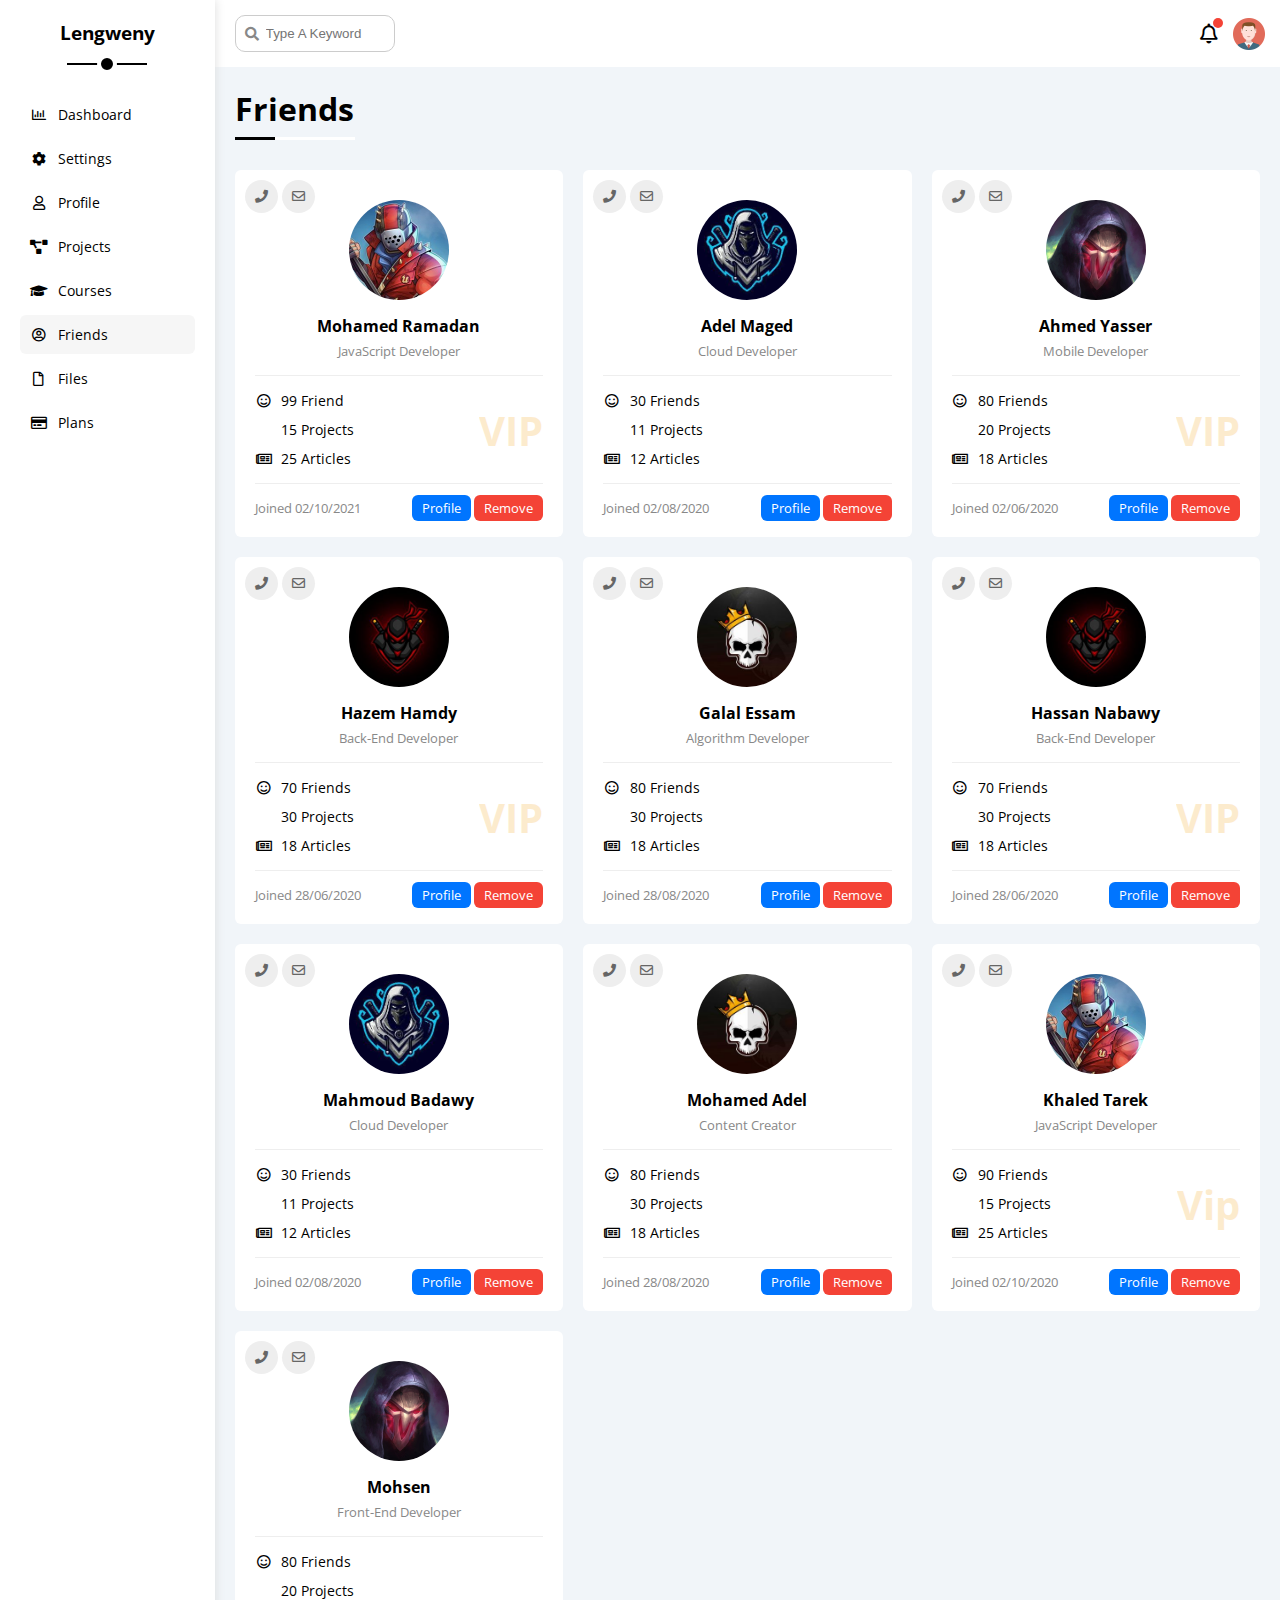
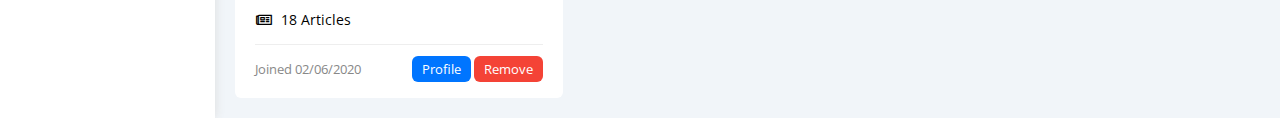
<file: friends.html>
<!DOCTYPE html>
<html lang="en">
<head>
    <meta charset="UTF-8">
    <meta http-equiv="X-UA-Compatible" content="IE=edge">
    <meta name="viewport" content="width=device-width, initial-scale=1.0">
    <title>Friends</title>
    <link rel="stylesheet" href="css/all.min.css">
    <link rel="stylesheet" href="css/framework.css">
    <link rel="stylesheet" href="css/master.css">
    <link rel="preconnect" href="https://fonts.googleapis.com">
    <link rel="preconnect" href="https://fonts.getatic.com" crossorigin>
    <link rel="stylesheet" href="https://fonts.googleapis.com/css2?family=Open+Sans:wght@300;500&#038;display=swap">
</head>
<body>
    <div class="page d-flex">
        <div class="sidebar bg-white p-20 p-relative">
            <h3 class="p-relative txt-c mt-0">Lengweny</h3>
            <ul>
                <li>
                    <a href="index.html" class="d-flex align-center fs-14 c-black rad-6 p-10">
                        <i class="fa-regular fa-chart-bar fa-fw"></i>
                        <span>Dashboard</span>
                    </a>
                </li>
                <li>
                    <a href="settings.html" class="d-flex align-center fs-14 c-black rad-6 p-10">
                        <i class="fa-solid fa-gear fa-fw"></i>
                        <span>Settings</span>
                    </a>
                </li>
                <li>
                    <a href="profile.html" class="d-flex align-center fs-14 c-black rad-6 p-10">
                        <i class="fa-regular fa-user fa-fw"></i>
                        <span>Profile</span>
                    </a>
                </li>
                <li>
                    <a href="projects.html" class="d-flex align-center fs-14 c-black rad-6 p-10">
                        <i class="fa-solid fa-diagram-project fa-fw"></i>
                        <span>Projects</span>
                    </a>
                </li>
                <li>
                    <a href="courses.html" class="d-flex align-center fs-14 c-black rad-6 p-10">
                        <i class="fa-solid fa-graduation-cap fa-fw"></i>
                        <span>Courses</span>
                    </a>
                </li>
                <li>
                    <a href="friends.html" class="active d-flex align-center fs-14 c-black rad-6 p-10">
                        <i class="fa-regular fa-circle-user fa-fw"></i>
                        <span>Friends</span>
                    </a>
                </li>
                <li>
                    <a href="files.html" class="d-flex align-center fs-14 c-black rad-6 p-10">
                        <i class="fa-regular fa-file fa-fw"></i>
                        <span>Files</span>
                    </a>
                </li>
                <li>
                    <a href="plans.html" class="d-flex align-center fs-14 c-black rad-6 p-10">
                        <i class="fa-regular fa-credit-card fa-fw"></i>
                        <span>Plans</span>
                    </a>
                </li>
            </ul>
        </div>
        <div class="content w-full">
            <!-- start head -->
            <div class="head bg-white p-15 between-flex">
                <div class="search p-relative">
                    <input class="p-10" type="search" placeholder="Type A Keyword">
                </div>
                <div class="icons d-flex align-center">
                    <span class="notification p-relative">
                        <i class="fa-regular fa-bell fa-lg"></i>
                    </span>
                    <img decoding="async" src="imgs/avatar.png" alt="">
                </div>
            </div>
            <!-- end head -->
            <h1 class="p-relative">Friends</h1>
            <div class="friends-page m-20 d-grid gap-20">
                <div class="friend bg-white rad-6 p-20 p-relative">
                    <div class="contact">
                      <i class="fa-solid fa-phone"></i>
                      <i class="fa-regular fa-envelope"></i>
                    </div>
                    <div class="txt-c">
                      <img decoding="async" class="rad-half mt-10 mb-10 w-100 h-100" src="imgs/friend-01.jpg" alt="" />
                      <h4 class="m-0">Mohamed Ramadan</h4>
                      <p class="c-grey fs-13 mt-5 mb-0">JavaScript Developer</p>
                    </div>
                    <div class="icons fs-14 p-relative">
                      <div class="mb-10">
                        <i class="fa-regular fa-face-smile fa-fw"></i>
                        <span>99 Friend</span>
                      </div>
                      <div class="mb-10">
                        <i class="fa-solid fa-code-commit fa-fw"></i>
                        <span>15 Projects</span>
                      </div>
                      <div>
                        <i class="fa-regular fa-newspaper fa-fw"></i>
                        <span>25 Articles</span>
                      </div>
                      <span class="vip fw-bold c-orange">VIP</span>
                    </div>
                    <div class="info between-flex fs-13">
                      <span class="c-grey">Joined 02/10/2021</span>
                      <div>
                        <a class="bg-blue c-white btn-shape" href="profile.html">Profile</a>
                        <a class="bg-red c-white btn-shape" href="#">Remove</a>
                      </div>
                    </div>
                </div>
                <div class="friend bg-white rad-6 p-20 p-relative">
                    <div class="contact">
                      <i class="fa-solid fa-phone"></i>
                      <i class="fa-regular fa-envelope"></i>
                    </div>
                    <div class="txt-c">
                      <img decoding="async" class="rad-half mt-10 mb-10 w-100 h-100" src="imgs/friend-02.jpg" alt="" />
                      <h4 class="m-0">Adel Maged</h4>
                      <p class="c-grey fs-13 mt-5 mb-0">Cloud Developer</p>
                    </div>
                    <div class="icons fs-14 p-relative">
                      <div class="mb-10">
                        <i class="fa-regular fa-face-smile fa-fw"></i>
                        <span>30 Friends</span>
                      </div>
                      <div class="mb-10">
                        <i class="fa-solid fa-code-commit fa-fw"></i>
                        <span>11 Projects</span>
                      </div>
                      <div>
                        <i class="fa-regular fa-newspaper fa-fw"></i>
                        <span>12 Articles</span>
                      </div>
                    </div>
                    <div class="info between-flex fs-13">
                      <span class="c-grey">Joined 02/08/2020</span>
                      <div>
                        <a class="bg-blue c-white btn-shape" href="profile.html">Profile</a>
                        <a class="bg-red c-white btn-shape" href="">Remove</a>
                      </div>
                    </div>
                </div>
                <div class="friend bg-white rad-6 p-20 p-relative">
                    <div class="contact">
                      <i class="fa-solid fa-phone"></i>
                      <i class="fa-regular fa-envelope"></i>
                    </div>
                    <div class="txt-c">
                      <img decoding="async" class="rad-half mt-10 mb-10 w-100 h-100" src="imgs/friend-03.jpg" alt="" />
                      <h4 class="m-0">Ahmed Yasser</h4>
                      <p class="c-grey fs-13 mt-5 mb-0">Mobile Developer</p>
                    </div>
                    <div class="icons fs-14 p-relative">
                      <div class="mb-10">
                        <i class="fa-regular fa-face-smile fa-fw"></i>
                        <span>80 Friends</span>
                      </div>
                      <div class="mb-10">
                        <i class="fa-solid fa-code-commit fa-fw"></i>
                        <span>20 Projects</span>
                      </div>
                      <div>
                        <i class="fa-regular fa-newspaper fa-fw"></i>
                        <span>18 Articles</span>
                      </div>
                      <span class="vip fw-bold c-orange">VIP</span>
                    </div>
                    <div class="info between-flex fs-13">
                      <span class="c-grey">Joined 02/06/2020</span>
                      <div>
                        <a class="bg-blue c-white btn-shape" href="profile.html">Profile</a>
                        <a class="bg-red c-white btn-shape" href="">Remove</a>
                      </div>
                    </div>
                </div>
                <div class="friend bg-white rad-6 p-20 p-relative">
                    <div class="contact">
                      <i class="fa-solid fa-phone"></i>
                      <i class="fa-regular fa-envelope"></i>
                    </div>
                    <div class="txt-c">
                      <img decoding="async" class="rad-half mt-10 mb-10 w-100 h-100" src="imgs/friend-04.jpg" alt="" />
                      <h4 class="m-0">Hazem Hamdy</h4>
                      <p class="c-grey fs-13 mt-5 mb-0">Back-End Developer</p>
                    </div>
                    <div class="icons fs-14 p-relative">
                      <div class="mb-10">
                        <i class="fa-regular fa-face-smile fa-fw"></i>
                        <span>70 Friends</span>
                      </div>
                      <div class="mb-10">
                        <i class="fa-solid fa-code-commit fa-fw"></i>
                        <span>30 Projects</span>
                      </div>
                      <div>
                        <i class="fa-regular fa-newspaper fa-fw"></i>
                        <span>18 Articles</span>
                      </div>
                      <span class="vip fw-bold c-orange">VIP</span>
                    </div>
                    <div class="info between-flex fs-13">
                      <span class="c-grey">Joined 28/06/2020</span>
                      <div>
                        <a class="bg-blue c-white btn-shape" href="profile.html">Profile</a>
                        <a class="bg-red c-white btn-shape" href="">Remove</a>
                      </div>
                    </div>
                </div>
                <div class="friend bg-white rad-6 p-20 p-relative">
                    <div class="contact">
                      <i class="fa-solid fa-phone"></i>
                      <i class="fa-regular fa-envelope"></i>
                    </div>
                    <div class="txt-c">
                      <img decoding="async" class="rad-half mt-10 mb-10 w-100 h-100" src="imgs/friend-05.jpg" alt="" />
                      <h4 class="m-0">Galal Essam</h4>
                      <p class="c-grey fs-13 mt-5 mb-0">Algorithm Developer</p>
                    </div>
                    <div class="icons fs-14 p-relative">
                      <div class="mb-10">
                        <i class="fa-regular fa-face-smile fa-fw"></i>
                        <span>80 Friends</span>
                      </div>
                      <div class="mb-10">
                        <i class="fa-solid fa-code-commit fa-fw"></i>
                        <span>30 Projects</span>
                      </div>
                      <div>
                        <i class="fa-regular fa-newspaper fa-fw"></i>
                        <span>18 Articles</span>
                      </div>
                    </div>
                    <div class="info between-flex fs-13">
                      <span class="c-grey">Joined 28/08/2020</span>
                      <div>
                        <a class="bg-blue c-white btn-shape" href="profile.html">Profile</a>
                        <a class="bg-red c-white btn-shape" href="">Remove</a>
                      </div>
                    </div>
                </div>
                <div class="friend bg-white rad-6 p-20 p-relative">
                    <div class="contact">
                      <i class="fa-solid fa-phone"></i>
                      <i class="fa-regular fa-envelope"></i>
                    </div>
                    <div class="txt-c">
                      <img decoding="async" class="rad-half mt-10 mb-10 w-100 h-100" src="imgs/friend-04.jpg" alt="" />
                      <h4 class="m-0">Hassan Nabawy</h4>
                      <p class="c-grey fs-13 mt-5 mb-0">Back-End Developer</p>
                    </div>
                    <div class="icons fs-14 p-relative">
                      <div class="mb-10">
                        <i class="fa-regular fa-face-smile fa-fw"></i>
                        <span>70 Friends</span>
                      </div>
                      <div class="mb-10">
                        <i class="fa-solid fa-code-commit fa-fw"></i>
                        <span>30 Projects</span>
                      </div>
                      <div>
                        <i class="fa-regular fa-newspaper fa-fw"></i>
                        <span>18 Articles</span>
                      </div>
                      <span class="vip fw-bold c-orange">VIP</span>
                    </div>
                    <div class="info between-flex fs-13">
                      <span class="c-grey">Joined 28/06/2020</span>
                      <div>
                        <a class="bg-blue c-white btn-shape" href="profile.html">Profile</a>
                        <a class="bg-red c-white btn-shape" href="">Remove</a>
                      </div>
                    </div>
                </div>
                <div class="friend bg-white rad-6 p-20 p-relative">
                    <div class="contact">
                      <i class="fa-solid fa-phone"></i>
                      <i class="fa-regular fa-envelope"></i>
                    </div>
                    <div class="txt-c">
                      <img decoding="async" class="rad-half mt-10 mb-10 w-100 h-100" src="imgs/friend-02.jpg" alt="" />
                      <h4 class="m-0">Mahmoud Badawy</h4>
                      <p class="c-grey fs-13 mt-5 mb-0">Cloud Developer</p>
                    </div>
                    <div class="icons fs-14 p-relative">
                      <div class="mb-10">
                        <i class="fa-regular fa-face-smile fa-fw"></i>
                        <span>30 Friends</span>
                      </div>
                      <div class="mb-10">
                        <i class="fa-solid fa-code-commit fa-fw"></i>
                        <span>11 Projects</span>
                      </div>
                      <div>
                        <i class="fa-regular fa-newspaper fa-fw"></i>
                        <span>12 Articles</span>
                      </div>
                    </div>
                    <div class="info between-flex fs-13">
                      <span class="c-grey">Joined 02/08/2020</span>
                      <div>
                        <a class="bg-blue c-white btn-shape" href="profile.html">Profile</a>
                        <a class="bg-red c-white btn-shape" href="">Remove</a>
                      </div>
                    </div>
                </div>
                <div class="friend bg-white rad-6 p-20 p-relative">
                    <div class="contact">
                      <i class="fa-solid fa-phone"></i>
                      <i class="fa-regular fa-envelope"></i>
                    </div>
                    <div class="txt-c">
                      <img decoding="async" class="rad-half mt-10 mb-10 w-100 h-100" src="imgs/friend-05.jpg" alt="" />
                      <h4 class="m-0">Mohamed Adel</h4>
                      <p class="c-grey fs-13 mt-5 mb-0">Content Creator</p>
                    </div>
                    <div class="icons fs-14 p-relative">
                      <div class="mb-10">
                        <i class="fa-regular fa-face-smile fa-fw"></i>
                        <span>80 Friends</span>
                      </div>
                      <div class="mb-10">
                        <i class="fa-solid fa-code-commit fa-fw"></i>
                        <span>30 Projects</span>
                      </div>
                      <div>
                        <i class="fa-regular fa-newspaper fa-fw"></i>
                        <span>18 Articles</span>
                      </div>
                    </div>
                    <div class="info between-flex fs-13">
                      <span class="c-grey">Joined 28/08/2020</span>
                      <div>
                        <a class="bg-blue c-white btn-shape" href="profile.html">Profile</a>
                        <a class="bg-red c-white btn-shape" href="">Remove</a>
                      </div>
                    </div>
                </div>
                <div class="friend bg-white rad-6 p-20 p-relative">
                    <div class="contact">
                      <i class="fa-solid fa-phone"></i>
                      <i class="fa-regular fa-envelope"></i>
                    </div>
                    <div class="txt-c">
                      <img decoding="async" class="rad-half mt-10 mb-10 w-100 h-100" src="imgs/friend-01.jpg" alt="" />
                      <h4 class="m-0">Khaled Tarek</h4>
                      <p class="c-grey fs-13 mt-5 mb-0">JavaScript Developer</p>
                    </div>
                    <div class="icons fs-14 p-relative">
                      <div class="mb-10">
                        <i class="fa-regular fa-face-smile fa-fw"></i>
                        <span>90 Friends</span>
                      </div>
                      <div class="mb-10">
                        <i class="fa-solid fa-code-commit fa-fw"></i>
                        <span>15 Projects</span>
                      </div>
                      <div>
                        <i class="fa-regular fa-newspaper fa-fw"></i>
                        <span>25 Articles</span>
                      </div>
                      <span class="vip fw-bold c-orange">Vip</span>
                    </div>
                    <div class="info between-flex fs-13">
                      <span class="c-grey">Joined 02/10/2020</span>
                      <div>
                        <a class="bg-blue c-white btn-shape" href="profile.html">Profile</a>
                        <a class="bg-red c-white btn-shape" href="">Remove</a>
                      </div>
                    </div>
                </div>
                <div class="friend bg-white rad-6 p-20 p-relative">
                    <div class="contact">
                      <i class="fa-solid fa-phone"></i>
                      <i class="fa-regular fa-envelope"></i>
                    </div>
                    <div class="txt-c">
                      <img decoding="async" class="rad-half mt-10 mb-10 w-100 h-100" src="imgs/friend-03.jpg" alt="" />
                      <h4 class="m-0">Mohsen</h4>
                      <p class="c-grey fs-13 mt-5 mb-0">Front-End Developer</p>
                    </div>
                    <div class="icons fs-14 p-relative">
                      <div class="mb-10">
                        <i class="fa-regular fa-face-smile fa-fw"></i>
                        <span>80 Friends</span>
                      </div>
                      <div class="mb-10">
                        <i class="fa-solid fa-code-commit fa-fw"></i>
                        <span>20 Projects</span>
                      </div>
                      <div>
                        <i class="fa-regular fa-newspaper fa-fw"></i>
                        <span>18 Articles</span>
                      </div>
                    </div>
                    <div class="info between-flex fs-13">
                      <span class="c-grey">Joined 02/06/2020</span>
                      <div>
                        <a class="bg-blue c-white btn-shape" href="profile.html">Profile</a>
                        <a class="bg-red c-white btn-shape" href="">Remove</a>
                      </div>
                    </div>
                </div>
            </div>
        </div>
    </div>
</body>
</html>
</file>
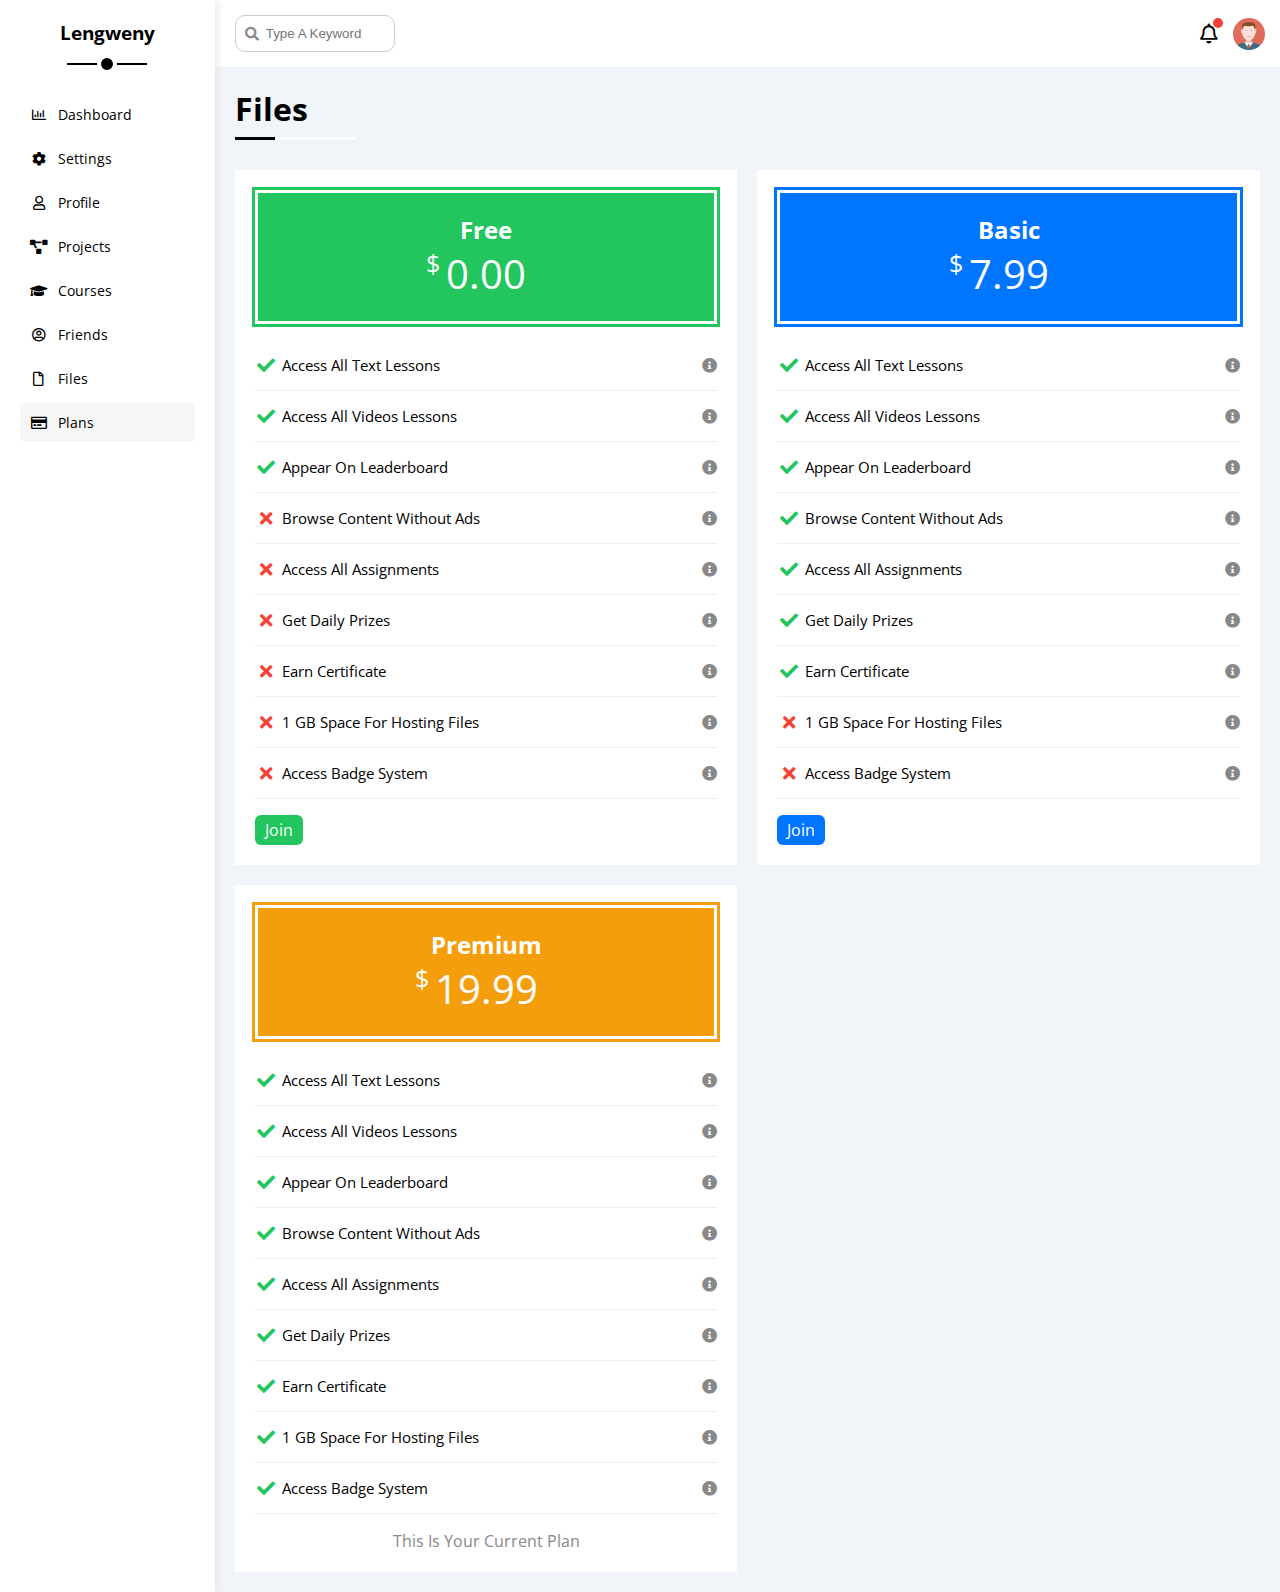
<file: plans.html>
<!DOCTYPE html>
<html lang="en">
<head>
    <meta charset="UTF-8">
    <meta http-equiv="X-UA-Compatible" content="IE=edge">
    <meta name="viewport" content="width=device-width, initial-scale=1.0">
    <title>Plans</title>
    <link rel="stylesheet" href="css/all.min.css">
    <link rel="stylesheet" href="css/framework.css">
    <link rel="stylesheet" href="css/master.css">
    <link rel="preconnect" href="https://fonts.googleapis.com">
    <link rel="preconnect" href="https://fonts.getatic.com" crossorigin>
    <link rel="stylesheet" href="https://fonts.googleapis.com/css2?family=Open+Sans:wght@300;500&#038;display=swap">
</head>
<body>
    <div class="page d-flex">
        <div class="sidebar bg-white p-20 p-relative">
            <h3 class="p-relative txt-c mt-0">Lengweny</h3>
            <ul>
                <li>
                    <a href="index.html" class="d-flex align-center fs-14 c-black rad-6 p-10">
                        <i class="fa-regular fa-chart-bar fa-fw"></i>
                        <span>Dashboard</span>
                    </a>
                </li>
                <li>
                    <a href="settings.html" class="d-flex align-center fs-14 c-black rad-6 p-10">
                        <i class="fa-solid fa-gear fa-fw"></i>
                        <span>Settings</span>
                    </a>
                </li>
                <li>
                    <a href="profile.html" class="d-flex align-center fs-14 c-black rad-6 p-10">
                        <i class="fa-regular fa-user fa-fw"></i>
                        <span>Profile</span>
                    </a>
                </li>
                <li>
                    <a href="projects.html" class="d-flex align-center fs-14 c-black rad-6 p-10">
                        <i class="fa-solid fa-diagram-project fa-fw"></i>
                        <span>Projects</span>
                    </a>
                </li>
                <li>
                    <a href="courses.html" class="d-flex align-center fs-14 c-black rad-6 p-10">
                        <i class="fa-solid fa-graduation-cap fa-fw"></i>
                        <span>Courses</span>
                    </a>
                </li>
                <li>
                    <a href="friends.html" class="d-flex align-center fs-14 c-black rad-6 p-10">
                        <i class="fa-regular fa-circle-user fa-fw"></i>
                        <span>Friends</span>
                    </a>
                </li>
                <li>
                    <a href="files.html" class="d-flex align-center fs-14 c-black rad-6 p-10">
                        <i class="fa-regular fa-file fa-fw"></i>
                        <span>Files</span>
                    </a>
                </li>
                <li>
                    <a href="plans.html" class="active d-flex align-center fs-14 c-black rad-6 p-10">
                        <i class="fa-regular fa-credit-card fa-fw"></i>
                        <span>Plans</span>
                    </a>
                </li>
            </ul>
        </div>
        <div class="content w-full">
            <!-- start head -->
            <div class="head bg-white p-15 between-flex">
                <div class="search p-relative">
                    <input class="p-10" type="search" placeholder="Type A Keyword">
                </div>
                <div class="icons d-flex align-center">
                    <span class="notification p-relative">
                        <i class="fa-regular fa-bell fa-lg"></i>
                    </span>
                    <img decoding="async" src="imgs/avatar.png" alt="">
                </div>
            </div>
            <!-- end head -->
            <h1 class="p-relative">Files</h1>
            <div class="plans-page d-grid m-20 gap-20">
                <div class="plan green bg-white p-20">
                    <div class="top bg-green txt-c p-20">
                        <h2 class="m-0 c-white">Free</h2>
                        <div class="price c-white"><span>$</span>0.00</div>
                    </div>
                    <ul>
                        <li>
                            <i class="fa-solid fa-check fa-fw yes"></i>
                            <span>Access All Text Lessons</span>
                            <i class="fa-solid fa-circle-info help"></i>
                        </li>
                        <li>
                            <i class="fa-solid fa-check fa-fw yes"></i>
                            <span>Access All Videos Lessons</span>
                            <i class="fa-solid fa-circle-info help"></i>
                        </li>
                        <li>
                            <i class="fa-solid fa-check fa-fw yes"></i>
                            <span>Appear On Leaderboard</span>
                            <i class="fa-solid fa-circle-info help"></i>
                        </li>
                        <li>
                            <i class="fa-solid fa-xmark fa-fw"></i>
                            <span>Browse Content Without Ads</span>
                            <i class="fa-solid fa-circle-info help"></i>
                        </li>
                        <li>
                            <i class="fa-solid fa-xmark fa-fw"></i>
                            <span>Access All Assignments</span>
                            <i class="fa-solid fa-circle-info help"></i>
                        </li>
                        <li>
                            <i class="fa-solid fa-xmark fa-fw"></i>
                            <span>Get Daily Prizes</span>
                            <i class="fa-solid fa-circle-info help"></i>
                        </li>
                        <li>
                            <i class="fa-solid fa-xmark fa-fw"></i>
                            <span>Earn Certificate</span>
                            <i class="fa-solid fa-circle-info help"></i>
                        </li>
                        <li>
                            <i class="fa-solid fa-xmark fa-fw"></i>
                            <span>1 GB Space For Hosting Files</span>
                            <i class="fa-solid fa-circle-info help"></i>
                        </li>
                        <li>
                            <i class="fa-solid fa-xmark fa-fw"></i>
                            <span>Access Badge System</span>
                            <i class="fa-solid fa-circle-info help"></i>
                        </li>
                    </ul>
                    <a href="#" class="btn-shape bg-green c-white d-block w-fit">Join</a>
                </div>
                <!-- Start Plan -->
                <div class="plan blue bg-white p-20">
                    <div class="top bg-blue txt-c p-20">
                        <h2 class="m-0 c-white">Basic</h2>
                        <div class="price c-white"><span>$</span>7.99</div>
                    </div>
                    <ul class="list-none p-0">
                        <li>
                            <i class="fa-solid fa-check fa-fw yes"></i>
                            <span>Access All Text Lessons</span>
                            <i class="fa-solid fa-circle-info help"></i>
                        </li>
                        <li>
                            <i class="fa-solid fa-check fa-fw yes"></i>
                            <span>Access All Videos Lessons</span>
                            <i class="fa-solid fa-circle-info help"></i>
                        </li>
                        <li>
                            <i class="fa-solid fa-check fa-fw yes"></i>
                            <span>Appear On Leaderboard</span>
                            <i class="fa-solid fa-circle-info help"></i>
                        </li>
                        <li>
                            <i class="fa-solid fa-check fa-fw yes"></i>
                            <span>Browse Content Without Ads</span>
                            <i class="fa-solid fa-circle-info help"></i>
                        </li>
                        <li>
                            <i class="fa-solid fa-check fa-fw yes"></i>
                            <span>Access All Assignments</span>
                            <i class="fa-solid fa-circle-info help"></i>
                        </li>
                        <li>
                            <i class="fa-solid fa-check fa-fw yes"></i>
                            <span>Get Daily Prizes</span>
                            <i class="fa-solid fa-circle-info help"></i>
                        </li>
                        <li>
                            <i class="fa-solid fa-check fa-fw yes"></i>
                            <span>Earn Certificate</span>
                            <i class="fa-solid fa-circle-info help"></i>
                        </li>
                        <li>
                            <i class="fa-solid fa-xmark fa-fw"></i>
                            <span>1 GB Space For Hosting Files</span>
                            <i class="fa-solid fa-circle-info help"></i>
                        </li>
                        <li>
                            <i class="fa-solid fa-xmark fa-fw"></i>
                            <span>Access Badge System</span>
                            <i class="fa-solid fa-circle-info help"></i>
                        </li>
                    </ul>
                    <a href="#" class="btn-shape bg-blue c-white d-block w-fit">Join</a>
                </div>
                <!-- End Plan -->
                <!-- Start Plan -->
                <div class="plan orange bg-white p-20">
                    <div class="top bg-orange txt-c p-20">
                        <h2 class="m-0 c-white">Premium</h2>
                        <div class="price c-white"><span>$</span>19.99</div>
                    </div>
                    <ul class="list-none p-0">
                        <li>
                            <i class="fa-solid fa-check fa-fw yes"></i>
                            <span>Access All Text Lessons</span>
                            <i class="fa-solid fa-circle-info help"></i>
                        </li>
                        <li>
                            <i class="fa-solid fa-check fa-fw yes"></i>
                            <span>Access All Videos Lessons</span>
                            <i class="fa-solid fa-circle-info help"></i>
                        </li>
                        <li>
                            <i class="fa-solid fa-check fa-fw yes"></i>
                            <span>Appear On Leaderboard</span>
                            <i class="fa-solid fa-circle-info help"></i>
                        </li>
                        <li>
                            <i class="fa-solid fa-check fa-fw yes"></i>
                            <span>Browse Content Without Ads</span>
                            <i class="fa-solid fa-circle-info help"></i>
                        </li>
                        <li>
                            <i class="fa-solid fa-check fa-fw yes"></i>
                            <span>Access All Assignments</span>
                            <i class="fa-solid fa-circle-info help"></i>
                        </li>
                        <li>
                            <i class="fa-solid fa-check fa-fw yes"></i>
                            <span>Get Daily Prizes</span>
                            <i class="fa-solid fa-circle-info help"></i>
                        </li>
                        <li>
                            <i class="fa-solid fa-check fa-fw yes"></i>
                            <span>Earn Certificate</span>
                            <i class="fa-solid fa-circle-info help"></i>
                        </li>
                        <li>
                            <i class="fa-solid fa-check fa-fw yes"></i>
                            <span>1 GB Space For Hosting Files</span>
                            <i class="fa-solid fa-circle-info help"></i>
                        </li>
                        <li>
                            <i class="fa-solid fa-check fa-fw yes"></i>
                            <span>Access Badge System</span>
                            <i class="fa-solid fa-circle-info help"></i>
                        </li>
                    </ul>
                    <p class="c-grey m-0 txt-c">This Is Your Current Plan</p>
                </div>
                <!-- End Plan -->
            </div>
        </div>
    </div>
</body>
</html>
</file>
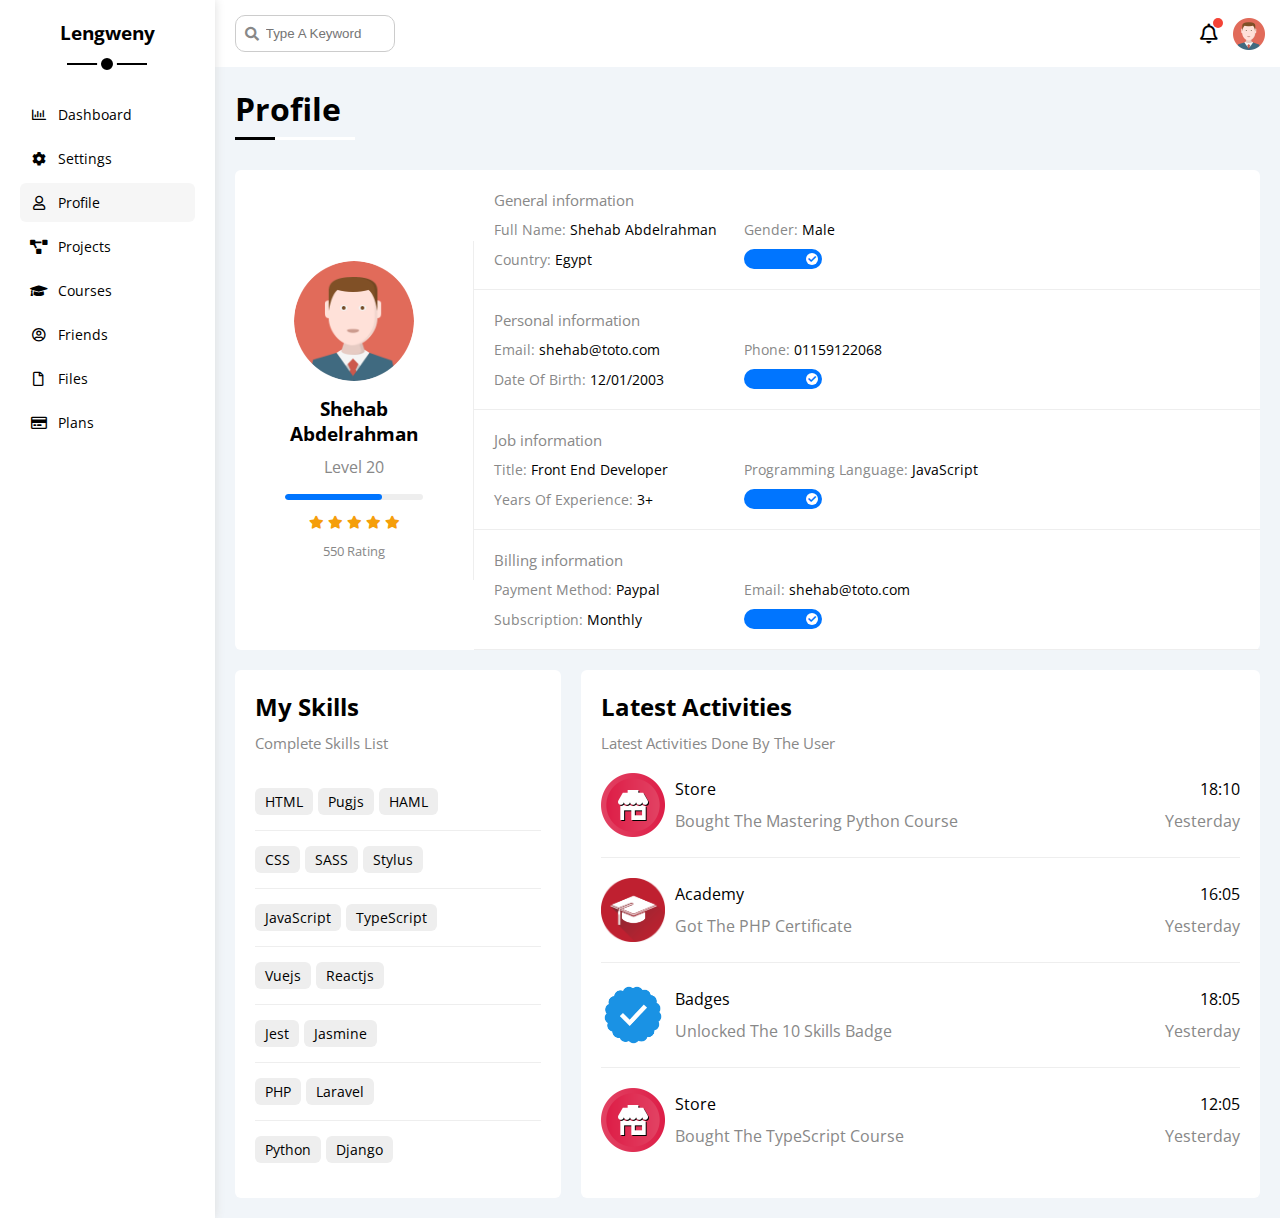
<file: profile.html>
<!DOCTYPE html>
<html lang="en">
<head>
    <meta charset="UTF-8">
    <meta http-equiv="X-UA-Compatible" content="IE=edge">
    <meta name="viewport" content="width=device-width, initial-scale=1.0">
    <title>Profile</title>
    <link rel="stylesheet" href="css/all.min.css">
    <link rel="stylesheet" href="css/framework.css">
    <link rel="stylesheet" href="css/master.css">
    <link rel="preconnect" href="https://fonts.googleapis.com">
    <link rel="preconnect" href="https://fonts.getatic.com" crossorigin>
    <link rel="stylesheet" href="https://fonts.googleapis.com/css2?family=Open+Sans:wght@300;500&#038;display=swap">
</head>
<body>
    <div class="page d-flex">
        <div class="sidebar bg-white p-20 p-relative">
            <h3 class="p-relative txt-c mt-0">Lengweny</h3>
            <ul>
                <li>
                    <a href="index.html" class="d-flex align-center fs-14 c-black rad-6 p-10">
                        <i class="fa-regular fa-chart-bar fa-fw"></i>
                        <span>Dashboard</span>
                    </a>
                </li>
                <li>
                    <a href="settings.html" class="d-flex align-center fs-14 c-black rad-6 p-10">
                        <i class="fa-solid fa-gear fa-fw"></i>
                        <span>Settings</span>
                    </a>
                </li>
                <li>
                    <a href="profile.html" class="active d-flex align-center fs-14 c-black rad-6 p-10">
                        <i class="fa-regular fa-user fa-fw"></i>
                        <span>Profile</span>
                    </a>
                </li>
                <li>
                    <a href="projects.html" class="d-flex align-center fs-14 c-black rad-6 p-10">
                        <i class="fa-solid fa-diagram-project fa-fw"></i>
                        <span>Projects</span>
                    </a>
                </li>
                <li>
                    <a href="courses.html" class="d-flex align-center fs-14 c-black rad-6 p-10">
                        <i class="fa-solid fa-graduation-cap fa-fw"></i>
                        <span>Courses</span>
                    </a>
                </li>
                <li>
                    <a href="friends.html" class="d-flex align-center fs-14 c-black rad-6 p-10">
                        <i class="fa-regular fa-circle-user fa-fw"></i>
                        <span>Friends</span>
                    </a>
                </li>
                <li>
                    <a href="files.html" class="d-flex align-center fs-14 c-black rad-6 p-10">
                        <i class="fa-regular fa-file fa-fw"></i>
                        <span>Files</span>
                    </a>
                </li>
                <li>
                    <a href="plans.html" class="d-flex align-center fs-14 c-black rad-6 p-10">
                        <i class="fa-regular fa-credit-card fa-fw"></i>
                        <span>Plans</span>
                    </a>
                </li>
            </ul>
        </div>
        <div class="content w-full">
            <!-- start head -->
            <div class="head bg-white p-15 between-flex">
                <div class="search p-relative">
                    <input class="p-10" type="search" placeholder="Type A Keyword">
                </div>
                <div class="icons d-flex align-center">
                    <span class="notification p-relative">
                        <i class="fa-regular fa-bell fa-lg"></i>
                    </span>
                    <img decoding="async" src="imgs/avatar.png" alt="">
                </div>
            </div>
            <!-- end head -->
            <h1 class="p-relative">Profile</h1>
            <div class="profile-page m-20">
                <!-- start overview -->
                <div class="overview bg-white rad-10 d-flex align-center">
                    <div class="avatar-box txt-c p-20">
                        <img decoding="async" src="imgs/avatar.png" alt="" class="rad-half mb-10">
                        <h3 class="m-0">Shehab Abdelrahman</h3>
                        <p class="c-grey mt-10">Level 20</p>
                        <div class="level rad-6 bg-eee p-relative">
                            <span style="width:70%"></span>
                        </div>
                        <div class="rating mt-10 mb-10">
                            <i class="fa-solid fa-star c-orange fs-13"></i>
                            <i class="fa-solid fa-star c-orange fs-13"></i>
                            <i class="fa-solid fa-star c-orange fs-13"></i>
                            <i class="fa-solid fa-star c-orange fs-13"></i>
                            <i class="fa-solid fa-star c-orange fs-13"></i>
                        </div>
                        <p class="c-grey m-0 fs-13">550 Rating</p>
                    </div>
                    <div class="info-box w-full txt-c-mobile">
                        <!-- start information row -->
                        <div class="box p-20 d-flex align-center">
                            <h4 class="c-grey fs-15 m-0 w-full">General information</h4>
                            <div class="fs-14">
                                <span class="c-grey">Full Name:</span>
                                <span>Shehab Abdelrahman</span>
                            </div>
                            <div class="fs-14">
                                <span class="c-grey">Gender:</span>
                                <span>Male</span>
                            </div>
                            <div class="fs-14">
                                <span class="c-grey">Country:</span>
                                <span>Egypt</span>
                            </div>
                            <div class="fs-14">
                                <label>
                                    <input type="checkbox" checked class="toggle-checkbox">
                                    <div class="toggle-switch"></div>
                                </label>    
                            </div>
                        </div>
                        <!-- end information row -->
                        <!-- start information row -->
                        <div class="box p-20 d-flex align-center">
                            <h4 class="c-grey fs-15 m-0 w-full">Personal information</h4>
                            <div class="fs-14">
                                <span class="c-grey">Email:</span>
                                <span>shehab@toto.com</span>
                            </div>
                            <div class="fs-14">
                                <span class="c-grey">Phone:</span>
                                <span>01159122068</span>
                            </div>
                            <div class="fs-14">
                                <span class="c-grey">Date Of Birth:</span>
                                <span>12/01/2003</span>
                            </div>
                            <div class="fs-14">
                                <label>
                                    <input type="checkbox" checked class="toggle-checkbox">
                                    <div class="toggle-switch"></div>
                                </label>    
                            </div>
                        </div>
                        <!-- end information row -->
                        <!-- start information row -->
                        <div class="box p-20 d-flex align-center">
                            <h4 class="c-grey fs-15 m-0 w-full">Job information</h4>
                            <div class="fs-14">
                                <span class="c-grey">Title:</span>
                                <span>Front End Developer</span>
                            </div>
                            <div class="fs-14">
                                <span class="c-grey">Programming Language:</span>
                                <span>JavaScript</span>
                            </div>
                            <div class="fs-14">
                                <span class="c-grey">Years Of Experience:</span>
                                <span>3+</span>
                            </div>
                            <div class="fs-14">
                                <label>
                                    <input type="checkbox" checked class="toggle-checkbox">
                                    <div class="toggle-switch"></div>
                                </label>    
                            </div>
                        </div>
                        <!-- end information row -->
                        <!-- start information row -->
                        <div class="box p-20 d-flex align-center">
                            <h4 class="c-grey fs-15 m-0 w-full">Billing information</h4>
                            <div class="fs-14">
                                <span class="c-grey">Payment Method:</span>
                                <span>Paypal</span>
                            </div>
                            <div class="fs-14">
                                <span class="c-grey">Email:</span>
                                <span>shehab@toto.com</span>
                            </div>
                            <div class="fs-14">
                                <span class="c-grey">Subscription:</span>
                                <span>Monthly</span>
                            </div>
                            <div class="fs-14">
                                <label>
                                    <input type="checkbox" checked class="toggle-checkbox">
                                    <div class="toggle-switch"></div>
                                </label>    
                            </div>
                        </div>
                        <!-- end information row -->
                    </div>
                </div>
                <!-- end overview -->
                <!-- Start other data -->
                <div class="other-data d-flex gap-20">
                    <div class="skills-card p-20 bg-white rad-10 mt-20">
                        <h2 class="mt-0 mb-10">My Skills</h2>
                        <p class="mt-0 mb-20 c-grey fs-15">Complete Skills List</p>
                        <ul class="m-0 txt-c-mobile">
                            <li><span>HTML</span><span>Pugjs</span><span>HAML</span></li>
                            <li><span>CSS</span><span>SASS</span><span>Stylus</span></li>
                            <li><span>JavaScript</span><span>TypeScript</span></li>
                            <li><span>Vuejs</span><span>Reactjs</span></li>
                            <li><span>Jest</span><span>Jasmine</span></li>
                            <li><span>PHP</span><span>Laravel</span></li>
                            <li><span>Python</span><span>Django</span></li>
                        </ul>
                    </div>
                    <div class="activities p-20 bg-white rad-10 mt-20">
                        <h2 class="mt-0 mb-10">Latest Activities</h2>
                        <p class="mt-0 mb-20 c-grey fs-15">Latest Activities Done By The User</p>
                        <div class="activity d-flex align-center txt-c-mobile">
                            <img decoding="async" src="imgs/activity-01.png" alt="">
                            <div class="info">
                                <span class="d-block mb-10">Store</span>
                                <span class="c-grey">Bought The Mastering Python Course</span>
                            </div>
                            <div class="date">
                                <span class="d-block mb-10">18:10</span>
                                <span class="c-grey">Yesterday</span>
                            </div>
                        </div>
                        <div class="activity d-flex align-center txt-c-mobile">
                            <img decoding="async" src="imgs/activity-02.png" alt="">
                            <div class="info">
                                <span class="d-block mb-10">Academy</span>
                                <span class="c-grey">Got The PHP Certificate</span>
                            </div>
                            <div class="date">
                                <span class="d-block mb-10">16:05</span>
                                <span class="c-grey">Yesterday</span>
                            </div>
                        </div>
                        <div class="activity d-flex align-center txt-c-mobile">
                            <img decoding="async" src="imgs/activity-03.png" alt="">
                            <div class="info">
                                <span class="d-block mb-10">Badges</span>
                                <span class="c-grey">Unlocked The 10 Skills Badge</span>
                            </div>
                            <div class="date">
                                <span class="d-block mb-10">18:05</span>
                                <span class="c-grey">Yesterday</span>
                            </div>
                        </div>
                        <div class="activity d-flex align-center txt-c-mobile">
                            <img decoding="async" src="imgs/activity-01.png" alt="">
                            <div class="info">
                                <span class="d-block mb-10">Store</span>
                                <span class="c-grey">Bought The TypeScript Course</span>
                            </div>
                            <div class="date">
                                <span class="d-block mb-10">12:05</span>
                                <span class="c-grey">Yesterday</span>
                            </div>
                        </div>
                    </div>
                </div>
                <!-- end other data -->
            </div>
        </div>
    </div>
</body>
</html>
</file>
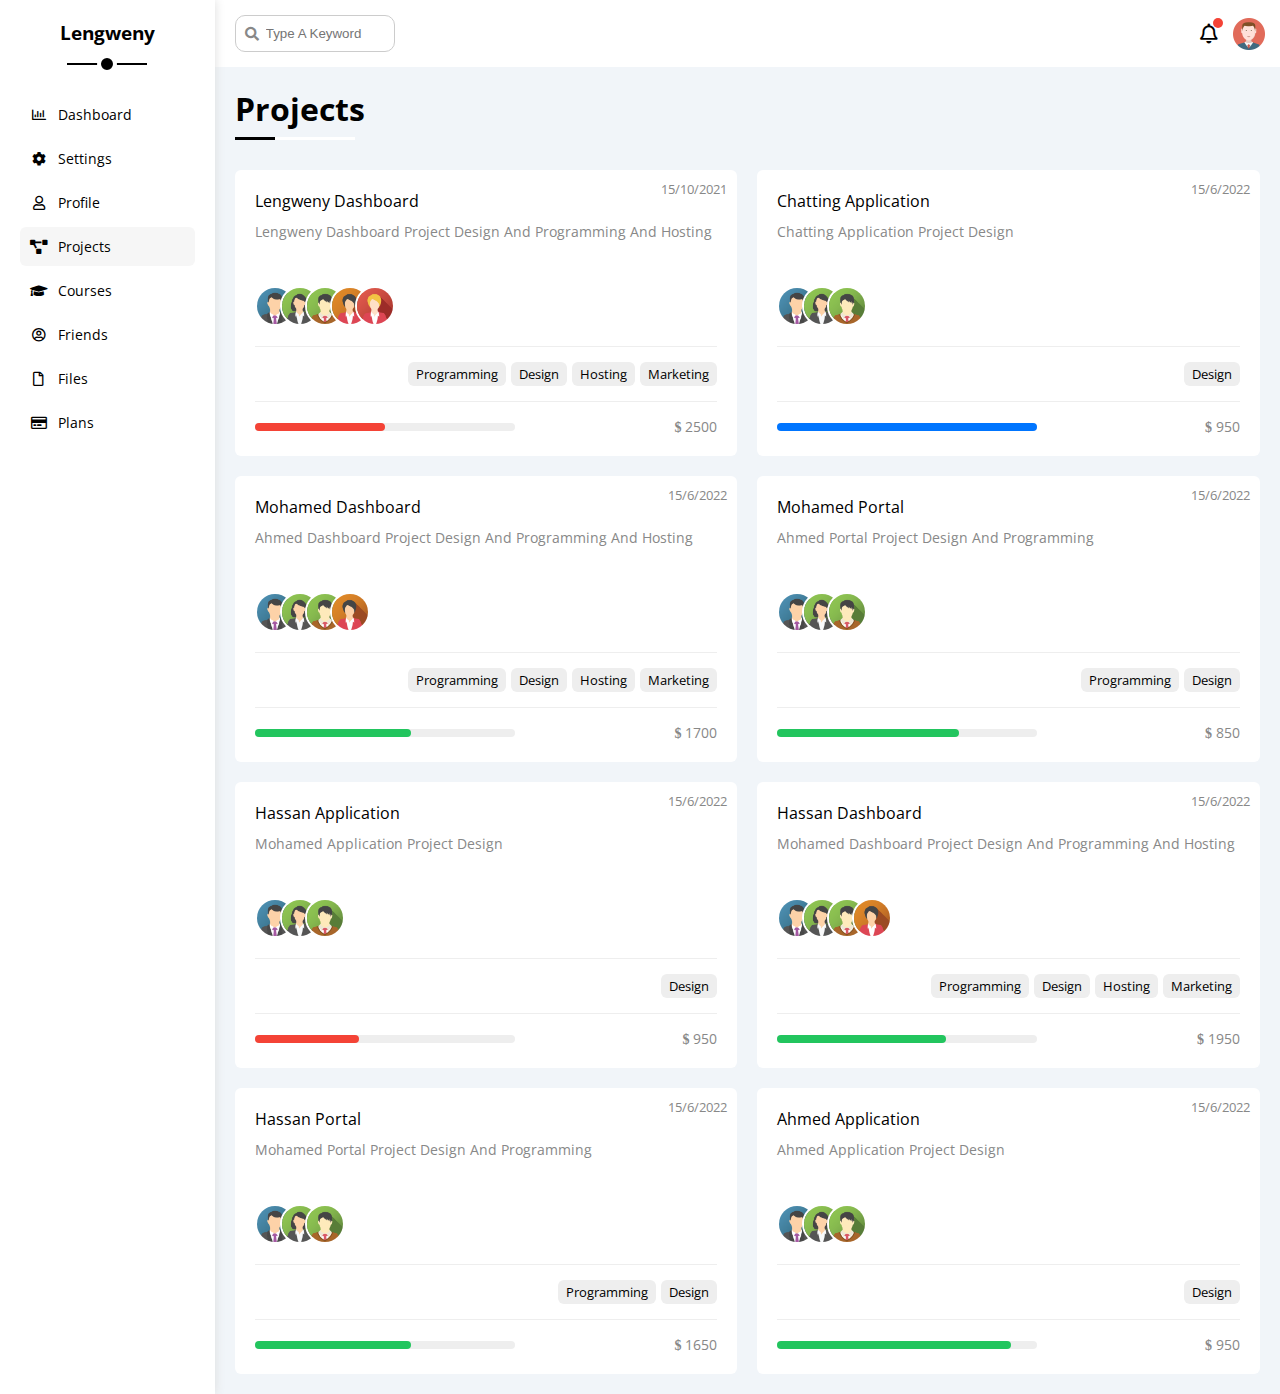
<file: projects.html>
<!DOCTYPE html>
<html lang="en">
<head>
    <meta charset="UTF-8">
    <meta http-equiv="X-UA-Compatible" content="IE=edge">
    <meta name="viewport" content="width=device-width, initial-scale=1.0">
    <title>Projects</title>
    <link rel="stylesheet" href="css/all.min.css">
    <link rel="stylesheet" href="css/framework.css">
    <link rel="stylesheet" href="css/master.css">
    <link rel="preconnect" href="https://fonts.googleapis.com">
    <link rel="preconnect" href="https://fonts.getatic.com" crossorigin>
    <link rel="stylesheet" href="https://fonts.googleapis.com/css2?family=Open+Sans:wght@300;500&#038;display=swap">
</head>
<body>
    <div class="page d-flex">
        <div class="sidebar bg-white p-20 p-relative">
            <h3 class="p-relative txt-c mt-0">Lengweny</h3>
            <ul>
                <li>
                    <a href="index.html" class="d-flex align-center fs-14 c-black rad-6 p-10">
                        <i class="fa-regular fa-chart-bar fa-fw"></i>
                        <span>Dashboard</span>
                    </a>
                </li>
                <li>
                    <a href="settings.html" class="d-flex align-center fs-14 c-black rad-6 p-10">
                        <i class="fa-solid fa-gear fa-fw"></i>
                        <span>Settings</span>
                    </a>
                </li>
                <li>
                    <a href="profile.html" class="d-flex align-center fs-14 c-black rad-6 p-10">
                        <i class="fa-regular fa-user fa-fw"></i>
                        <span>Profile</span>
                    </a>
                </li>
                <li>
                    <a href="projects.html" class="active d-flex align-center fs-14 c-black rad-6 p-10">
                        <i class="fa-solid fa-diagram-project fa-fw"></i>
                        <span>Projects</span>
                    </a>
                </li>
                <li>
                    <a href="courses.html" class="d-flex align-center fs-14 c-black rad-6 p-10">
                        <i class="fa-solid fa-graduation-cap fa-fw"></i>
                        <span>Courses</span>
                    </a>
                </li>
                <li>
                    <a href="friends.html" class="d-flex align-center fs-14 c-black rad-6 p-10">
                        <i class="fa-regular fa-circle-user fa-fw"></i>
                        <span>Friends</span>
                    </a>
                </li>
                <li>
                    <a href="files.html" class="d-flex align-center fs-14 c-black rad-6 p-10">
                        <i class="fa-regular fa-file fa-fw"></i>
                        <span>Files</span>
                    </a>
                </li>
                <li>
                    <a href="plans.html" class="d-flex align-center fs-14 c-black rad-6 p-10">
                        <i class="fa-regular fa-credit-card fa-fw"></i>
                        <span>Plans</span>
                    </a>
                </li>
            </ul>
        </div>
        <div class="content w-full">
            <!-- start head -->
            <div class="head bg-white p-15 between-flex">
                <div class="search p-relative">
                    <input class="p-10" type="search" placeholder="Type A Keyword">
                </div>
                <div class="icons d-flex align-center">
                    <span class="notification p-relative">
                        <i class="fa-regular fa-bell fa-lg"></i>
                    </span>
                    <img decoding="async" src="imgs/avatar.png" alt="">
                </div>
            </div>
            <!-- end head -->
            <h1 class="p-relative">Projects</h1>
            <div class="project-page m-20 d-grid gap-20">
                <div class="project bg-white p-20 rad-6 p-relative">
                    <span class="date fs-13 c-grey">15/10/2021</span>
                    <h4 class="m-0">Lengweny Dashboard</h4>
                    <p class="c-grey mt-10 mb-10 fs-14">Lengweny Dashboard Project Design And Programming And Hosting</p>
                    <div class="team">
                        <a href="#"><img decoding="async" src="imgs/team-01.png" alt=""></a>
                        <a href="#"><img decoding="async" src="imgs/team-02.png" alt=""></a>
                        <a href="#"><img decoding="async" src="imgs/team-03.png" alt=""></a>
                        <a href="#"><img decoding="async" src="imgs/team-04.png" alt=""></a>
                        <a href="#"><img decoding="async" src="imgs/team-05.png" alt=""></a>
                    </div>
                    <div class="do d-flex">
                        <span class="fs-13 rad-6 bg-eee">Programming</span>
                        <span class="fs-13 rad-6 bg-eee">Design</span>
                        <span class="fs-13 rad-6 bg-eee">Hosting</span>
                        <span class="fs-13 rad-6 bg-eee">Marketing</span>
                    </div>
                    <div class="info between-flex">
                        <div class="prog bg-eee">
                            <span class="bg-red" style="width: 50%"></span>
                        </div>
                        <div class="fs-14 c-grey">
                            <i class="fa-solid fa-dollar-sign"></i>
                            2500
                        </div>
                    </div>
                </div>
                <div class="project bg-white p-20 rad-6 p-relative">
                    <span class="date fs-13 c-grey">15/6/2022</span>
                    <h4 class="m-0">Chatting Application</h4>
                    <p class="c-grey mt-10 mb-10 fs-14">Chatting Application Project Design</p>
                    <div class="team">
                      <a href="#"><img decoding="async" src="imgs/team-01.png" alt="" /></a>
                      <a href="#"><img decoding="async" src="imgs/team-02.png" alt="" /></a>
                      <a href="#"><img decoding="async" src="imgs/team-03.png" alt="" /></a>
                    </div>
                    <div class="do d-flex">
                      <span class="fs-13 rad-6 bg-eee">Design</span>
                    </div>
                    <div class="info between-flex">
                      <div class="prog bg-eee">
                        <span class="bg-blue" style="width: 100%"></span>
                      </div>
                      <div class="fs-14 c-grey">
                        <i class="fa-solid fa-dollar-sign"></i>
                        950
                      </div>
                    </div>
                  </div>
                  <div class="project bg-white p-20 rad-6 p-relative">
                    <span class="date fs-13 c-grey">15/6/2022</span>
                    <h4 class="m-0">Mohamed Dashboard</h4>
                    <p class="c-grey mt-10 mb-10 fs-14">Ahmed Dashboard Project Design And Programming And Hosting</p>
                    <div class="team">
                      <a href="#"><img decoding="async" src="imgs/team-01.png" alt="" /></a>
                      <a href="#"><img decoding="async" src="imgs/team-02.png" alt="" /></a>
                      <a href="#"><img decoding="async" src="imgs/team-03.png" alt="" /></a>
                      <a href="#"><img decoding="async" src="imgs/team-04.png" alt="" /></a>
                    </div>
                    <div class="do d-flex">
                      <span class="fs-13 rad-6 bg-eee">Programming</span>
                      <span class="fs-13 rad-6 bg-eee">Design</span>
                      <span class="fs-13 rad-6 bg-eee">Hosting</span>
                      <span class="fs-13 rad-6 bg-eee">Marketing</span>
                    </div>
                    <div class="info between-flex">
                      <div class="prog bg-eee">
                        <span class="bg-green" style="width: 60%"></span>
                      </div>
                      <div class="fs-14 c-grey">
                        <i class="fa-solid fa-dollar-sign"></i>
                        1700
                      </div>
                    </div>
                  </div>
                  <div class="project bg-white p-20 rad-6 p-relative">
                    <span class="date fs-13 c-grey">15/6/2022</span>
                    <h4 class="m-0">Mohamed Portal</h4>
                    <p class="c-grey mt-10 mb-10 fs-14">Ahmed Portal Project Design And Programming</p>
                    <div class="team">
                      <a href="#"><img decoding="async" src="imgs/team-01.png" alt="" /></a>
                      <a href="#"><img decoding="async" src="imgs/team-02.png" alt="" /></a>
                      <a href="#"><img decoding="async" src="imgs/team-03.png" alt="" /></a>
                    </div>
                    <div class="do d-flex">
                      <span class="fs-13 rad-6 bg-eee">Programming</span>
                      <span class="fs-13 rad-6 bg-eee">Design</span>
                    </div>
                    <div class="info between-flex">
                      <div class="prog bg-eee">
                        <span class="bg-green" style="width: 70%"></span>
                      </div>
                      <div class="fs-14 c-grey">
                        <i class="fa-solid fa-dollar-sign"></i>
                        850
                      </div>
                    </div>
                  </div>
                  <div class="project bg-white p-20 rad-6 p-relative">
                    <span class="date fs-13 c-grey">15/6/2022</span>
                    <h4 class="m-0">Hassan Application</h4>
                    <p class="c-grey mt-10 mb-10 fs-14">Mohamed Application Project Design</p>
                    <div class="team">
                      <a href="#"><img decoding="async" src="imgs/team-01.png" alt="" /></a>
                      <a href="#"><img decoding="async" src="imgs/team-02.png" alt="" /></a>
                      <a href="#"><img decoding="async" src="imgs/team-03.png" alt="" /></a>
                    </div>
                    <div class="do d-flex">
                      <span class="fs-13 rad-6 bg-eee">Design</span>
                    </div>
                    <div class="info between-flex">
                      <div class="prog bg-eee">
                        <span class="bg-red" style="width: 40%"></span>
                      </div>
                      <div class="fs-14 c-grey">
                        <i class="fa-solid fa-dollar-sign"></i>
                        950
                      </div>
                    </div>
                  </div>
                  <div class="project bg-white p-20 rad-6 p-relative">
                    <span class="date fs-13 c-grey">15/6/2022</span>
                    <h4 class="m-0">Hassan Dashboard</h4>
                    <p class="c-grey mt-10 mb-10 fs-14">Mohamed Dashboard Project Design And Programming And Hosting</p>
                    <div class="team">
                      <a href="#"><img decoding="async" src="imgs/team-01.png" alt="" /></a>
                      <a href="#"><img decoding="async" src="imgs/team-02.png" alt="" /></a>
                      <a href="#"><img decoding="async" src="imgs/team-03.png" alt="" /></a>
                      <a href="#"><img decoding="async" src="imgs/team-04.png" alt="" /></a>
                    </div>
                    <div class="do d-flex">
                      <span class="fs-13 rad-6 bg-eee">Programming</span>
                      <span class="fs-13 rad-6 bg-eee">Design</span>
                      <span class="fs-13 rad-6 bg-eee">Hosting</span>
                      <span class="fs-13 rad-6 bg-eee">Marketing</span>
                    </div>
                    <div class="info between-flex">
                      <div class="prog bg-eee">
                        <span class="bg-green" style="width: 65%"></span>
                      </div>
                      <div class="fs-14 c-grey">
                        <i class="fa-solid fa-dollar-sign"></i>
                        1950
                      </div>
                    </div>
                  </div>
                  <div class="project bg-white p-20 rad-6 p-relative">
                    <span class="date fs-13 c-grey">15/6/2022</span>
                    <h4 class="m-0">Hassan Portal</h4>
                    <p class="c-grey mt-10 mb-10 fs-14">Mohamed Portal Project Design And Programming</p>
                    <div class="team">
                      <a href="#"><img decoding="async" src="imgs/team-01.png" alt="" /></a>
                      <a href="#"><img decoding="async" src="imgs/team-02.png" alt="" /></a>
                      <a href="#"><img decoding="async" src="imgs/team-03.png" alt="" /></a>
                    </div>
                    <div class="do d-flex">
                      <span class="fs-13 rad-6 bg-eee">Programming</span>
                      <span class="fs-13 rad-6 bg-eee">Design</span>
                    </div>
                    <div class="info between-flex">
                      <div class="prog bg-eee">
                        <span class="bg-green" style="width: 60%"></span>
                      </div>
                      <div class="fs-14 c-grey">
                        <i class="fa-solid fa-dollar-sign"></i>
                        1650
                      </div>
                    </div>
                  </div>
                  <div class="project bg-white p-20 rad-6 p-relative">
                    <span class="date fs-13 c-grey">15/6/2022</span>
                    <h4 class="m-0">Ahmed Application</h4>
                    <p class="c-grey mt-10 mb-10 fs-14">Ahmed Application Project Design</p>
                    <div class="team">
                      <a href="#"><img decoding="async" src="imgs/team-01.png" alt="" /></a>
                      <a href="#"><img decoding="async" src="imgs/team-02.png" alt="" /></a>
                      <a href="#"><img decoding="async" src="imgs/team-03.png" alt="" /></a>
                    </div>
                    <div class="do d-flex">
                      <span class="fs-13 rad-6 bg-eee">Design</span>
                    </div>
                    <div class="info between-flex">
                      <div class="prog bg-eee">
                        <span class="bg-green" style="width: 90%"></span>
                      </div>
                      <div class="fs-14 c-grey">
                        <i class="fa-solid fa-dollar-sign"></i>
                        950
                      </div>
                    </div>
                  </div>
            </div>
        </div>
    </div>
</body>
</html>
</file>
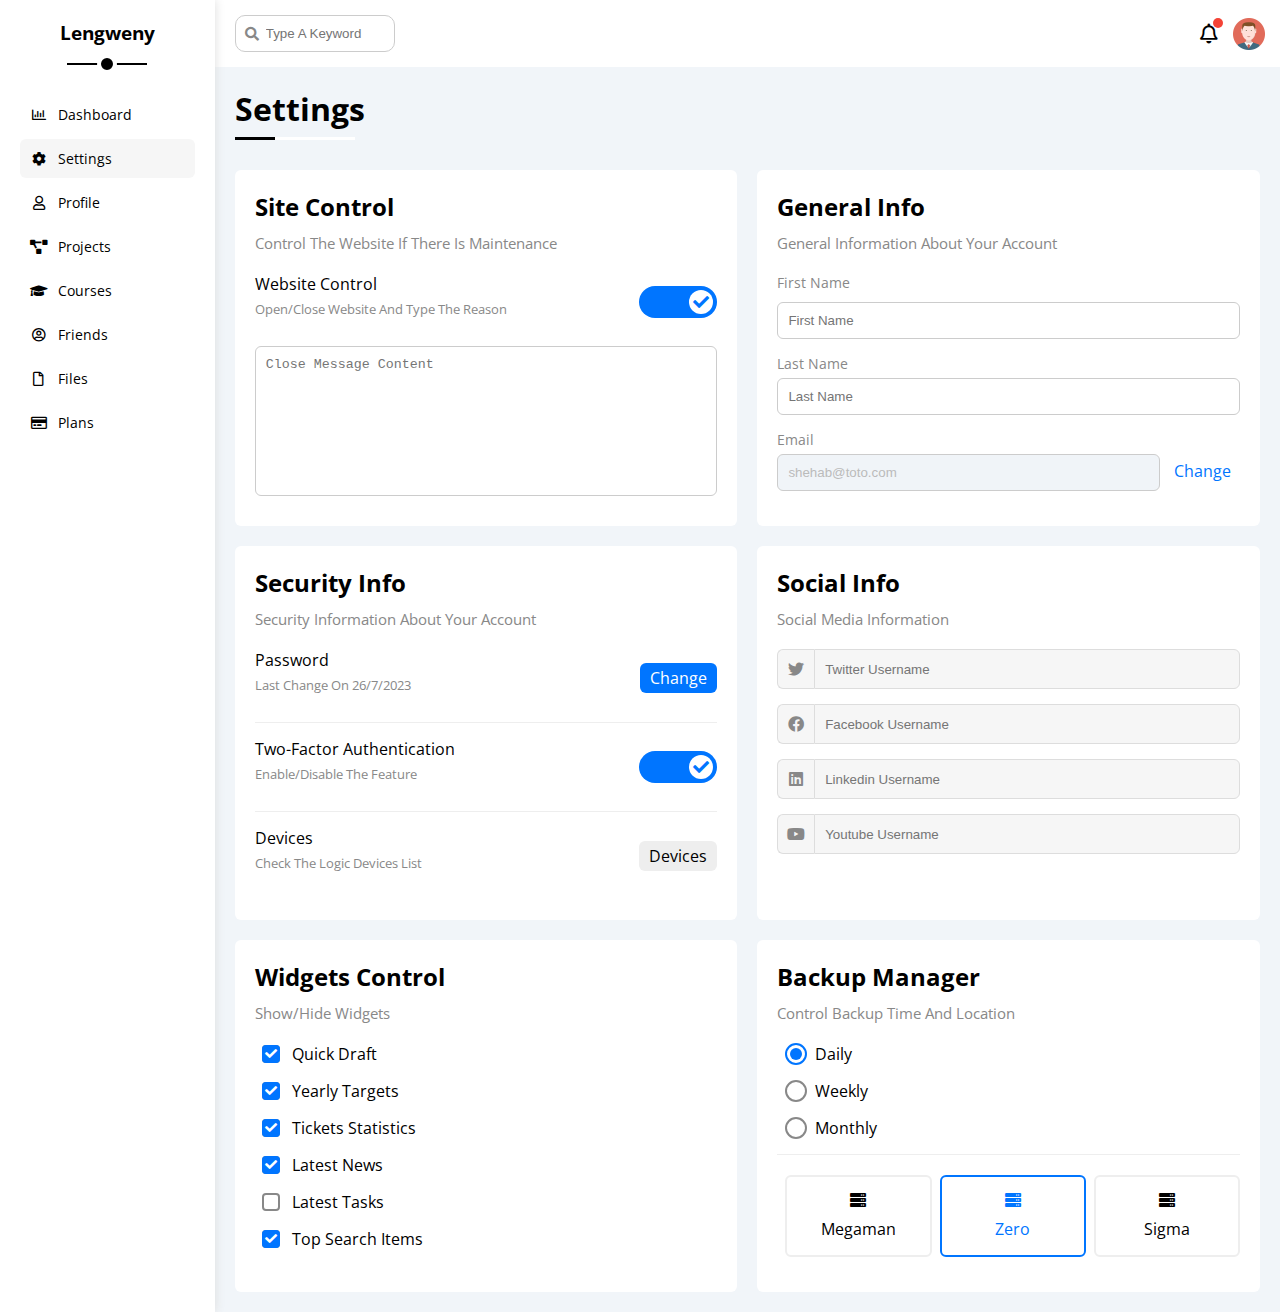
<file: settings.html>
<!DOCTYPE html>
<html lang="en">
<head>
    <meta charset="UTF-8">
    <meta http-equiv="X-UA-Compatible" content="IE=edge">
    <meta name="viewport" content="width=device-width, initial-scale=1.0">
    <title>Settings</title>
    <link rel="stylesheet" href="css/all.min.css">
    <link rel="stylesheet" href="css/framework.css">
    <link rel="stylesheet" href="css/master.css">
    <link rel="preconnect" href="https://fonts.googleapis.com">
    <link rel="preconnect" href="https://fonts.getatic.com" crossorigin>
    <link rel="stylesheet" href="https://fonts.googleapis.com/css2?family=Open+Sans:wght@300;500&#038;display=swap">
</head>
<body>
    <div class="page d-flex">
        <div class="sidebar bg-white p-20 p-relative">
            <h3 class="p-relative txt-c mt-0">Lengweny</h3>
            <ul>
                <li>
                    <a href="index.html" class="d-flex align-center fs-14 c-black rad-6 p-10">
                        <i class="fa-regular fa-chart-bar fa-fw"></i>
                        <span>Dashboard</span>
                    </a>
                </li>
                <li>
                    <a href="settings.html" class="active d-flex align-center fs-14 c-black rad-6 p-10">
                        <i class="fa-solid fa-gear fa-fw"></i>
                        <span>Settings</span>
                    </a>
                </li>
                <li>
                    <a href="profile.html" class="d-flex align-center fs-14 c-black rad-6 p-10">
                        <i class="fa-regular fa-user fa-fw"></i>
                        <span>Profile</span>
                    </a>
                </li>
                <li>
                    <a href="projects.html" class="d-flex align-center fs-14 c-black rad-6 p-10">
                        <i class="fa-solid fa-diagram-project fa-fw"></i>
                        <span>Projects</span>
                    </a>
                </li>
                <li>
                    <a href="courses.html" class="d-flex align-center fs-14 c-black rad-6 p-10">
                        <i class="fa-solid fa-graduation-cap fa-fw"></i>
                        <span>Courses</span>
                    </a>
                </li>
                <li>
                    <a href="friends.html" class="d-flex align-center fs-14 c-black rad-6 p-10">
                        <i class="fa-regular fa-circle-user fa-fw"></i>
                        <span>Friends</span>
                    </a>
                </li>
                <li>
                    <a href="files.html" class="d-flex align-center fs-14 c-black rad-6 p-10">
                        <i class="fa-regular fa-file fa-fw"></i>
                        <span>Files</span>
                    </a>
                </li>
                <li>
                    <a href="plans.html" class="d-flex align-center fs-14 c-black rad-6 p-10">
                        <i class="fa-regular fa-credit-card fa-fw"></i>
                        <span>Plans</span>
                    </a>
                </li>
            </ul>
        </div>
        <div class="content w-full">
            <!-- start head -->
            <div class="head bg-white p-15 between-flex">
                <div class="search p-relative">
                    <input class="p-10" type="search" placeholder="Type A Keyword">
                </div>
                <div class="icons d-flex align-center">
                    <span class="notification p-relative">
                        <i class="fa-regular fa-bell fa-lg"></i>
                    </span>
                    <img decoding="async" src="imgs/avatar.png" alt="">
                </div>
            </div>
            <!-- end head -->
            <h1 class="p-relative">Settings</h1>
            <div class="settings-page m-20 d-grid gap-20">
                <!-- start settings box -->
                <div class="p-20 bg-white rad-10">
                    <h2 class="mt-0 mb-10">Site Control</h2>
                    <p class="mt-0 mb-20 c-grey fs-15">Control The Website If There Is Maintenance</p>
                    <div class="mb-15 between-flex">
                        <div>
                            <span>Website Control</span>
                            <p class="c-grey mt-5 mb-0 fs-13">Open/Close Website And Type The Reason</p>
                        </div>
                        <div>
                            <label>
                                <input class="toggle-checkbox" type="checkbox" checked>
                                <div class="toggle-switch"></div>
                            </label>
                        </div>
                    </div>
                    <textarea class="close-message p-10 rad-6 d-block w-full" placeholder="Close Message Content"></textarea>
                </div>
                <!-- end settings box -->
                <!-- start settings box -->
                <div class="p-20 bg-white rad-10">
                    <h2 class="mt-0 mb-10">General Info</h2>
                    <p class="mt-0 mb-20 c-grey fs-15">General Information About Your Account</p>
                    <div class="mb-15">
                        <label for="first" class="fs-14 c-grey d-block mb-10">First Name</label>
                        <input id="first" type="text" class="b-none border-ccc p-10 rad-6 d-block w-full" placeholder="First Name">
                    </div>
                    <div class="mb-15">
                        <label for="last" class="fs-14 c-grey d-block mb-5">Last Name</label>
                        <input id="last" type="text" class="b-none border-ccc p-10 rad-6 d-block w-full" placeholder="Last Name">
                    </div>
                    <div class="mb-15">
                        <label for="email" class="fs-14 c-grey d-block mb-5">Email</label>
                        <input id="email" type="email" class="email b-none border-ccc p-10 rad-6 d-block w-full mr-10" value="shehab@toto.com" disabled>
                        <a class="c-blue" href="#">Change</a>
                    </div>
                </div>
                <!-- end settings box -->
                <!-- start settings box -->
                <div class="p-20 bg-white rad-10">
                    <h2 class="mt-0 mb-10">Security Info</h2>
                    <p class="mt-0 mb-20 c-grey fs-15">Security Information About Your Account</p>
                    <div class="sec-box mb-15 between-flex">
                        <div>
                            <span>Password</span>
                            <p class="c-grey mt-5 mb-0 fs-13">Last Change On 26/7/2023</p>
                        </div>
                        <a href="#" class="button bg-blue c-white btn-shape">Change</a>
                    </div>
                    <div class="sec-box mb-15 between-flex">
                        <div>
                            <span>Two-Factor Authentication</span>
                            <p class="c-grey mt-5 mb-0 fs-13">Enable/Disable The Feature</p>
                        </div>
                        <label>
                            <input type="checkbox" class="toggle-checkbox" checked>
                            <div class="toggle-switch"></div>
                        </label>
                    </div>
                    <div class="sec-box between-flex">
                        <div>
                            <span>Devices</span>
                            <p class="c-grey mt-5 mb-0 fs-13">Check The Logic Devices List</p>
                        </div>
                            <a href="#" class="bg-eee c-black btn-shape">Devices</a>
                    </div>
                </div>
                <!-- end settings box -->
                <!-- start settings box -->
                <div class="social-boxes p-20 bg-white rad-10">
                    <h2 class="mt-0 mb-10">Social Info</h2>
                    <p class="mt-0 mb-20 c-grey fs-15">Social Media Information</p>
                    <div class="d-flex align-center mb-15">
                        <i class="fa-brands fa-twitter center-flex c-grey"></i>
                        <input type="text" class="w-full" placeholder="Twitter Username">
                    </div>
                    <div class="d-flex align-center mb-15">
                        <i class="fa-brands fa-facebook center-flex c-grey"></i>
                        <input type="text" class="w-full" placeholder="Facebook Username">
                    </div>
                    <div class="d-flex align-center mb-15">
                        <i class="fa-brands fa-linkedin center-flex c-grey"></i>
                        <input type="text" class="w-full" placeholder="Linkedin Username">
                    </div>
                    <div class="d-flex align-center">
                        <i class="fa-brands fa-youtube center-flex c-grey"></i>
                        <input type="text" class="w-full" placeholder="Youtube Username">
                    </div>
                </div>
                <!-- end settings box -->
                <!-- start settings box -->
                <div class="widgets-control p-20 bg-white rad-10">
                    <h2 class="mt-0 mb-10">Widgets Control</h2>
                    <p class="mt-0 mb-20 c-grey fs-15">Show/Hide Widgets</p>
                    <div class="control d-flex align-center mb-15">
                        <input id="one" type="checkbox" checked>
                        <label for="one">Quick Draft</label>
                    </div>
                    <div class="control d-flex align-center mb-15">
                        <input id="two" type="checkbox" checked>
                        <label for="two">Yearly Targets</label>
                    </div>
                    <div class="control d-flex align-center mb-15">
                        <input id="three" type="checkbox" checked>
                        <label for="three">Tickets Statistics</label>
                    </div>
                    <div class="control d-flex align-center mb-15">
                        <input id="four" type="checkbox" checked>
                        <label for="four">Latest News</label>
                    </div>
                    <div class="control d-flex align-center mb-15">
                        <input id="five" type="checkbox">
                        <label for="five">Latest Tasks</label>
                    </div>
                    <div class="control d-flex align-center mb-15">
                        <input id="six" type="checkbox" checked>
                        <label for="six">Top Search Items</label>
                    </div>
                </div>
                <!-- end settings box -->
                <!-- start settings box -->
                <div class="backup-control p-20 bg-white rad-10">
                    <h2 class="mt-0 mb-10">Backup Manager</h2>
                    <p class="mt-0 mb-20 c-grey fs-15">Control Backup Time And Location</p>
                    <div class="date d-flex align-center mb-15">
                        <input id="daily" name="time" type="radio" checked>
                        <label for="daily">Daily</label>
                    </div>
                    <div class="date d-flex align-center mb-15">
                        <input id="weekly" name="time" type="radio">
                        <label for="weekly">Weekly</label>
                    </div>
                    <div class="date d-flex align-center mb-15">
                        <input id="monthly" name="time" type="radio">
                        <label for="monthly">Monthly</label>
                    </div>
                    <div class="servers d-flex align-center txt-c">
                        <input type="radio" name="servers" id="server-one">
                        <div class="server mb-15 rad-10 w-full">
                            <label for="server-one" class="d-block m-15">
                                <i class="fa-solid fa-server d-block mb-10"></i>
                                Megaman
                            </label>
                        </div>
                        <input type="radio" name="servers" id="server-two" checked> 
                        <div class="server mb-15 rad-10 w-full">
                            <label for="server-two" class="d-block m-15">
                                <i class="fa-solid fa-server d-block mb-10"></i>
                                Zero
                            </label>
                        </div>
                        <input type="radio" name="servers" id="server-three">
                        <div class="server mb-15 rad-10 w-full">
                            <label for="server-three" class="d-block m-15">
                                <i class="fa-solid fa-server d-block mb-10"></i>
                                Sigma
                            </label>
                        </div>
                    </div>
                </div>
                <!-- end settings box -->
            </div>
        </div>
    </div>
</body>
</html>
</file>
<file: css/framework.css>
:root{
    --blue-color: #0075ff;
    --blue-alt-color: #0d69d5;
    --orange-color: #f59e0b;
    --green-color: #22c55e;
    --red-color: #f44336;
    --grey-color: #888;
}
/* start box */
.d-flex{
    display: flex;
}
.f-wrap{
    flex-wrap: wrap;
}
.align-center{
    align-items: center;
}
.space-between{
    justify-content: space-between;
}
.d-grid{
    display: grid;
}
.gap-20{
    gap:20px;
}
.d-block{
    display: block;
}
@media (max-width:767px) {
    .block-mobile{
        display: block;
    }
    .hide-mobile{
        display: none;
    }
}
/* end box */
/* start padding + margin */
.p-10{
    padding: 10px;
}
.p-15{
    padding: 15px;
}
.p-20{
    padding: 20px;
}
.pt-10{
    padding-top: 10px;
}
.pt-15{
    padding-top: 15px;
}
.pt-20{
    padding-top: 20px;
}
.pb-10{
    padding-bottom: 10px;
}
.pb-15{
    padding-bottom: 15px;
}
.pb-20{
    padding-bottom: 20px;
}
.pl-15{
    padding-left: 15px;
}
.m-0{
    margin: 0;
}
.m-15{
    margin: 15px;
}
.m-20{
    margin: 20px;
}
.mt-0{
    margin-top: 0;
}
.mt-5{
    margin-top: 5px;
}
.mt-10{
    margin-top: 10px;
}
.mt-15{
    margin-top: 15px;
}
.mt-20{
    margin-top: 20px;
}
.mt-25{
    margin-top: 25px;
}
.mr-10{
    margin-right: 10px;
}
.mr-15{
    margin-right: 15px;
}
.mb-5{
    margin-bottom: 5px;
}
.mb-10{
    margin-bottom: 10px;
}
.mb-15{
    margin-bottom: 15px;
}
.mb-20{
    margin-bottom: 20px;
}
.mb-25{
    margin-bottom: 25px;
}
/* end padding + margin */
/* start color */
.c-black{
    color:black;
}
.c-white{
    color: white;
}
.c-grey{
    color: var(--grey-color);
}
.c-red{
    color: var(--red-color);
}
.c-green{
    color: var(--green-color);
}
.c-blue{
    color: var(--blue-color);
}
.c-orange{
    color: var(--orange-color);
}
.bg-red{
    background-color:var(--red-color);
}
.bg-green{
    background-color:var(--green-color);
}
.bg-blue{
    background-color:var(--blue-color);
}
.bg-orange{
    background-color:var(--orange-color);
}
.bg-white{
    background-color:white;
}
.bg-eee{
    background-color:#eee;
}
/* end color */
/* start position */
.p-relative{
    position: relative;
}
.p-absolute{
    position: absolute;
}
/* end position */
/* start font */
.txt-c{
    text-align: center;
}
.fs-13{
    font-size: 13px;
}
.fs-14{
    font-size: 14px;
}
.fs-15{
    font-size: 15px;
}
.fs-25{
    font-size: 25px;
}
.fw-bold{
    font-weight: bold;
}
@media (max-width:767px) {
    .txt-c-mobile{
        text-align: center;
    }
}
/* end font */
/* start border */
.rad-6{
    border-radius: 6px;
}
.rad-10{
    border-radius: 6px;
}
.rad-half{
    border-radius: 50%;
}
.b-none{
    border: none;
}
.border-ccc{
    border:1px solid #ccc;
}
.border-eee{
    border: 1px solid #eee;
}
/* end border */
/* start width + height */
.w-full{
    width:100%;
}
.w-100{
    width:100px;
}
.w-fit{
    width: fit-content;
}
.h-full{
    height: 100%;
}
.h-100{
    height: 100px;
}
/* end width + height */
/* start components */
.center-flex{
    display: flex;
    align-items: center;
    justify-content: center;
}
.between-flex{
    display: flex;
    align-items: center;
    justify-content: space-between;
}
.btn-shape{
    padding:4px 10px;
    border-radius: 6px;
}
/* end components */
</file>
<file: css/master.css>
:root{
    --blue-color: #0075ff;
    --blue-alt-color: #0d69d5;
    --orange-color: #f59e0b;
    --green-color: #22c55e;
    --red-color: #f44336;
    --grey-color: #888;
}
*{
    box-sizing: border-box;
}
body{
    font-family: "Open Sans", sans-serif;
    margin: 0;
}
*:focus{
    outline: none;
}
a{
    text-decoration: none;
}
ul{
    list-style: none;
    padding: 0;
}
::-webkit-scrollbar{
    width:15px;
}
::-webkit-scrollbar-track{
    background-color: white;
}
::-webkit-scrollbar-thumb{
    background-color:var(--blue-color);
}
::-webkit-scrollbar-thumb-hover{
    background-color:var(--blue-alt-color);
}
.page{
    background-color: #f1f5f9;
    min-height: 100vh;
}
/* start sidebar */
.sidebar{
    width:250px;
    box-shadow:0 0 10px #ddd;
}
.sidebar > h3{
    margin-bottom: 50px;
}
.sidebar > h3::before,
.sidebar > h3::after{
    content: "";
    background-color: black;
    transform: translateX(-50%);
    position: absolute;
    left:50%;
}
.sidebar > h3::before{
    width:80px;
    height: 2px;
    bottom: -20px;
}
.sidebar > h3::after{
    bottom: -29px;
    width: 12px;
    height: 12px;
    border-radius: 50%;
    border:4px solid white;
}
.sidebar ul li a{
    transition: 0.3s;
    margin-bottom: 5px;
}
.sidebar ul li a:hover,
.sidebar ul li a.active{
    background-color: #f6f6f6;
}
.sidebar ul li a span{
    font-size: 14px;
    margin-left:10px
}
@media (max-width:767px) {
    .sidebar{
        width: 58px;
        padding: 10px;
    }
    .sidebar > h3{
        font-size: 13px;
        margin-bottom:15px ;
    }
    .sidebar > h3::before,    
    .sidebar > h3::after{
        display: none;
    }
    .sidebar ul li a span{
        display: none;
    }
}
/* end sidebar */
/* start content */
.content{
    overflow: hidden;
}
.head .search::before{
    font-family: var(--fa-style-family-classic);
    content: "\f002";
    font-weight: 900;
    position: absolute;
    left:15px;
    top:50%;
    transform: translateY(-50%);
    font-size: 14px;
    color: var(--grey-color);
}
.head .search input{
    border: 1px solid #ccc;
    border-radius: 10px;
    margin-left: 5px;
    padding-left: 30px;
    width: 160px;
    transition: width 0.3;
}
.head .search input:focus{
    width: 200px;
}
.head .icons .notification::before{
    content: "";
    position:absolute;
    width: 10px;
    height: 10px;
    background-color: var(--red-color);
    border-radius: 50%;
    right: -5px;
    top: -5px;
}
.head .icons img{
    width: 32px;
    height: 32px;
    margin-left: 15px;
}
.page h1{
    margin: 20px 20px 40px;
}
.page h1::before,
.page h1::after{
    content: "";
    height: 3px;
    position: absolute;
    bottom: -10px;
    left:0
}
.page h1::before{
    background-color: white;
    width: 120px;
}
.page h1::after{
    background-color: black;
    width: 40px;
}
.wrapper{
    grid-template-columns: repeat(auto-fill, minmax(450px, 1fr));
    margin-left: 20px;
    margin-right: 20px;
    margin-bottom: 20px;
}
@media (max-width:767px) {
    .wrapper{
        grid-template-columns: minmax(200px, 1fr);
        margin-left: 10px;
        margin-right: 10px;
        gap:10px;
    }
}
/* end content */
/* start welcome widget */
.welcome {
    overflow: hidden;
}
.welcome .intro img{
    width: 200px;
    margin-bottom: -10px;
}
.welcome .avatar{
    width: 64px;
    height: 64px;
    border : 2px solid white;
    border-radius: 50%;
    padding: 2px;
    box-shadow: 0 0 5px #ddd;
    margin-left: 20px;
    margin-top: -32px;
}
.welcome .body{
    border-top: 1px solid #eee;
    border-bottom: 1px solid #eee;
}
.welcome .body > div{
    flex: 1;
}
.welcome .visit{
    margin: 0 15px 15px auto;
    transition: 0.3s;
}
.welcome .visit:hover{
    background-color:var(--blue-alt-color);
}
@media (max-width:767px) {
    .welcome .intro{
        padding-bottom: 30px;
    }
    .welcome .avatar{
        margin-left: 0;
    }
    .welcome .body > div:not(:last-child){
        margin-bottom: 20px;
    }
}
/* end welcome widget */
/* start quick draft widget */
.quick-draft textarea{
    resize: none;
    min-height: 180px;
}
.quick-draft .save{
    margin-left: auto;
    transition: 0.3s;
    cursor: pointer;
}
.quick-draft .save:hover{
    background-color: var(--blue-alt-color);
}
/* end quick draft widget */
/* start targets */
.targets .target-row .icon{
    width: 80px;
    height: 80px;
    margin-right: 15px;
}
.targets .details{
    flex: 1;
}
.targets .details .progress{
    height: 4px;
}
.targets .details .progress >span{
    position: absolute;
    left: 0;
    top: 0;
    height: 100%;
}
.targets .details .progress >span span{
    position: absolute;
    bottom: 16px;
    right: -16px;
    color: white;
    padding: 2px 5px;
    border-radius: 6px;
    font-size: 13px;
}
.targets .details .progress > span span::after{
    content:"";
    border-color: transparent;
    border-width: 5px;
    border-style: solid;
    position: absolute;
    bottom: -10px;
    left: 50%;
    transform: translateX(-50%);
}
.targets .details .progress > .blue span::after{
    border-top-color: var(--blue-color);
}
.targets .details .progress > .orange span::after{
    border-top-color: var(--orange-color);
}
.targets .details .progress > .green span::after{
    border-top-color: var(--green-color);
}
.blue .icon,
.blue .progress{
    background-color: rgb(0 117 255 / 20%);
}
.orange .icon,
.orange .progress{
    background-color: rgb(245 158 11 / 20%);
}
.green .icon,
.green .progress{
    background-color: rgb(34 197 94 / 20%);
}
/* end targets */
/* start tickets */
.tickets .box{
    border:1px solid #ccc;
    width:calc(50% - 10px)
}
@media (max-width:767px) {
    .tickets .box{
        width: 100%;
    }
}
/* end tickets */
/* start latest news */
.latest-news .news-row:not(:last-of-type){
    margin-bottom: 20px;
    padding-bottom: 20px;
    border-bottom: 1px solid #eee;
}
.latest-news .news-row img{
    width: 100px;
    border-radius: 6px;
    margin-right: 15px;
}
.latest-news .info{
    flex-grow: 1;
}
.latest-news .info h3{
    margin: 0 0 6px;
    font-size: 16px;
}
@media (max-width:767px) {
    .latest-news .news-row{
        display: block;
    }
    .latest-news .news-row .label{
        margin: 10px auto;
        width: fit-content;
    }
}
/* end latest news */
/* start tasks */
.tasks .task-row:not(:last-of-type){
    margin-bottom: 15px;
    padding-bottom: 15px;
    border-bottom: 1px solid #eee;
}
.tasks .info{
    flex-grow: 1;
}.tasks .done{
    opacity: 0.3;
}
.tasks .done h3,
.tasks .done p{
    text-decoration: line-through;
}
.tasks .delete {
    cursor: pointer;
    transition: 0.3s;
}
.tasks .delete:hover{
    color: var(--red-color);
}
/* end tasks */
/* start latest upload */
.latest-uploads ul li:not(:last-child){
    border-bottom: 1px solid #eee;
}
.latest-uploads ul li img{
    width: 40px;
    height: 40px;
}
/* end latest upload */
/* start last project */
.last-project ul::before{
    content:"";
    position: absolute;
    left:11px;
    width:2px;
    height: 100%;
    background-color: var(--blue-color);
}
.last-project ul li::before{
    content:"";
    width:20px;
    height: 20px;
    display: block;
    border-radius: 50%;
    background-color: white;
    border:2px solid white;
    outline:2px solid var(--blue-color);
    margin-right: 15px;
    z-index: 1;
}
.last-project ul li.done::before{
    background-color: var(--blue-color);
}
.last-project ul li.current::before{
    animation: change-color 0.8s infinite alternate;
}
.last-project .launch-icon{
    position: absolute;
    width: 160px;
    right: 0;
    bottom: 0;
    opacity: 0.1;
}
/* end last project */
/* start reminders */
.reminders ul li .key{
    width:15px;
    height: 15px;
}
.reminders ul li > .blue{
    border-left: 2px solid var(--blue-color);
}
.reminders ul li > .orange{
    border-left: 2px solid var(--orange-color);
}
.reminders ul li > .green{
    border-left: 2px solid var(--green-color);
}
.reminders ul li > .red{
    border-left: 2px solid var(--red-color);
}
/* end reminders */
/* start latest post */
.latest-post .avatar{
    width: 48px;
    height: 48px;
}
.latest-post .post-content{
    text-transform: capitalize;
    line-height: 1.8;
    border-top: 1px solid #eee;
    border-bottom: 1px solid #eee;
    min-height: 140px;
}
/* end latest post */
/* start social media */
.social-media .box{
    padding-left: 70px;
}
.social-media .box i{
    position: absolute;
    left: 0;
    top: 0;
    width: 52px;
    transition: 0.3s;
}
.social-media .box i:hover{
    transform: rotate(5deg);
}
.social-media .twitter{
    background-color: rgb(29 161 242 / 20%);
    color:#1da1f2;
}
.social-media .twitter i,
.social-media .twitter a{
    background-color: #1da1f2;
}
.social-media .facebook{
    background-color: rgb(24 119 242 / 20%);
    color:#1da1f2;
}
.social-media .facebook i,
.social-media .facebook a{
    background-color: #1877f2;
}
.social-media .youtube{
    background-color: rgb(255 0 0 / 20%);
    color:#ff0000;
}
.social-media .youtube i,
.social-media .youtube a{
    background-color: #ff0000;
}
.social-media .linkedin{
    background-color: rgb(0 119 181 / 20%);
    color:#0077b5;
}
.social-media .linkedin i,
.social-media .linkedin a{
    background-color: #0077b5;
}
/* end social media */
/* start projects table */
.projects .responsive-table{
    overflow-x: auto;
}
.projects table{
    min-width: 1000px;
    border-spacing: 0;
}
.projects thead td{
    background-color: #eee;
    font-weight: bold;
}
.projects table td{
    padding: 15px;
}
.projects tbody td{
    border-bottom: 1px solid #eee;
    border-left: 1px solid #eee;
    transition: 0.3s;
}
.projects table tbody tr td:last-child{
    border-right: 1px solid #eee;
}
.projects tbody tr:hover td{
    background-color: #faf7f7;
}
.projects table img{
    width: 32px;
    height: 32px;
    border-radius: 50%;
    padding: 2px;
    background-color: white;
}
.projects table img:not(:first-child){
    margin-left: -20px;
}
.projects table .label{
    font-size: 13px;
}
/* end projects table */
/* start settings */
.settings-page{
    grid-template-columns: repeat(auto-fill , minmax(500px, 1fr));
}
@media (max-width:767px) {
    .settings-page{
        grid-template-columns: minmax(100px, 1fr);
        margin-left:10px ;
        margin-right: 10px;
        gap: 10px;
    }
}
.settings-page .close-message{
    border:1px solid #ccc;
    resize: none;
    min-height: 150px;
}
.settings-page .email{
    display: inline-flex;
    width: calc(100% - 80px);
}
.settings-page .sec-box{
    padding-bottom: 15px;
}
.settings-page .sec-box:not(:last-of-type){
    border-bottom: 1px solid #eee;
}
.settings-page .sec-box .button:hover{
    background-color: var(--blue-alt-color);
}
.settings-page .social-boxes i {
    width: 40px;
    height: 40px;
    background-color: #f6f6f6;
    border: 1px solid #ddd;
    border-right:none;
    border-radius: 6px 0 0 6px;
    transition: 0.3s;
}
.settings-page .social-boxes input{
    height: 40px;
    background-color: #f6f6f6;
    border:1px solid #ddd;
    padding-left: 10px;
    border-radius: 0 6px 6px 0;
}
.settings-page .social-boxes > div:focus-within i {
    color: black;
}
.widgets-control .control input[type="checkbox"]{
    -webkit-appearance: none;
    appearance: none;
}
.widgets-control .control label{
    padding-left: 30px;
    cursor: pointer;
    position: relative;
}
.widgets-control .control label::before,
.widgets-control .control label::after{
    position: absolute;
    left: 0;
    top: 50%;
    margin-top: -9px;
    border-radius: 4px;
}
.widgets-control .control label::before{
    content:"";
    width:14px;
    height: 14px;
    border:2px solid var(--grey-color)
}
.widgets-control .control label:hover::before{
    border-color: var(--blue-alt-color);
}
.widgets-control .control label::after{
    font-family: var(--fa-style-family-classic);
    content: "\f00c";
    font-weight: 900;
    background-color: var(--blue-color);
    color: white;
    font-size: 12px;
    width: 18px;
    height: 18px;
    display: flex;
    justify-content: center;
    align-items: center;
    transform: scale(0) rotate(360deg);
    transition: 0.3s;
}
.widgets-control .control input[type="checkbox"]:checked + label::after{
    transform: scale(1);
}
.backup-control input[type="radio"]{
    -webkit-appearance: none;
    appearance: none;
}
.backup-control .date label{
    padding-left: 30px;
    cursor: pointer;
    position: relative;
}
.backup-control .date label::before{
    content: "";
    position: absolute;
    top: 50%;
    left: 0;
    margin-top: -11px;
    width: 18px;
    height: 18px;
    border: 2px solid var(--grey-color);
    border-radius: 50%;
}
.backup-control .date label::after{
    content: "";
    position: absolute;
    left: 5px;
    top: 5px;
    width: 12px;
    height: 12px;
    background:var(--blue-color);
    border-radius: 50%;
    transition: 0.3s;
    transform: scale(0);
}
.backup-control .date input[type="radio"]:checked + label::before{
    border-color: var(--blue-color);
}
.backup-control .date input[type="radio"]:checked + label::after{
    transform: scale(1);
}
.backup-control .servers{
    border-top: 1px solid #eee;
    padding-top: 20px;
}
@media (max-width:767px) {
    .backup-control .servers{
        flex-wrap: wrap;
    }
}
.backup-control .servers .server{
    border: 2px solid #eee;
    position: relative;
}
.backup-control .servers .server label{
    cursor: pointer;
}
.backup-control .servers input[type="radio"]:checked + .server {
    border-color: var(--blue-color);
    color: var(--blue-color);
}
.toggle-checkbox{
    -webkit-appearance: none;
    appearance: none;
    display: none;
}
.toggle-switch{
    background-color: #ccc;
    width: 78px;
    height: 32px;
    border-radius: 16px;
    position: relative;
    transition: 0.3;
    cursor: pointer;
}
.toggle-switch::before{
    font-family: var(--fa-style-family-classic);
    content: "\f00d";
    font-weight: 900;
    background-color: white;
    width: 24px;
    height: 24px;
    position: absolute;
    border-radius: 50%;
    top: 4px;
    left: 4px;
    display: flex;
    justify-content: center;
    align-items: center;
    color: #aaa;
    transition: 0.3s;
}
.toggle-checkbox:checked + .toggle-switch{
    background-color: var(--blue-color);
}
.toggle-checkbox:checked + .toggle-switch::before{
    content: "\f00c";
    left: 50px;
    color: var(--blue-color)
}
.settings-page :disabled{
    cursor: no-drop;
    background-color: #f0f4f8;
    color: #bbb;
}
/* end settings */
/* start profile page */
@media (max-width:767px) {
    .profile-page .overview{
        flex-direction: column;
    }
}
.profile-page .avatar-box{
    width: 300px;
}
@media (min-width: 768px) {
    .profile-page .avatar-box{
        border-right: 1px solid #eee;
    }
}
.profile-page .avatar-box > img{
    width: 120px;
    height: 120px;
}
.profile-page .avatar-box .level{
    height: 6px;
    overflow: hidden;
    margin: auto;
    width: 70%;
}
.profile-page .avatar-box .level span{
    position: absolute;
    left: 0;
    top: 0;
    height: 100%;
    background-color: var(--blue-color);
    border-radius: 6px;
}
.profile-page .info-box .box{
    flex-wrap: wrap;
    border-bottom: 1px solid #eee;
    transition: 0.3s;
}
.profile-page .info-box .box:hover{
    background-color: #f9f9f9;
}
.profile-page .info-box .box > div{
    min-width: 250px;
    padding: 10px 0 0;
}
.profile-page .info-box h4{
    font-weight: normal;
}
.profile-page .info-box .toggle-switch{
    height: 20px;
}
@media (max-width:767px) {
    .profile-page .info-box .toggle-switch{
        margin: auto;
    }
}
.profile-page .info-box .toggle-switch::before{
    width: 12px;
    height: 12px;
    font-size: 8px;
}
.profile-page .info-box .toggle-checkbox:checked + .toggle-switch::before{
    left: 62px;
}
@media (max-width:767px) {
    .profile-page .other-data{
        flex-direction: column;
    }
}
.profile-page .skills-card{
    flex-grow: 1;
}
.profile-page .skills-card ul li{
    padding: 15px 0;
}
.profile-page .skills-card ul li:not(:last-child){
    border-bottom: 1px solid #eee;
}
.profile-page .skills-card ul li span{
    display: inline-flex;
    padding: 4px 10px;
    background-color: #eee;
    border-radius: 6px;
    font-size: 14px;
}
.profile-page .skills-card ul li span:not(:last-child){
    margin-right: 5px;
}
.profile-page .activities{
    flex-grow: 2;
}
.profile-page .activity:not(:last-of-type){
    border-bottom: 1px solid #eee;
    padding-bottom: 20px;
    margin-bottom: 20px;
}
.profile-page .activity img{
    width: 64px;
    height: 64px;
    margin-right: 10px;
}
@media (min-height:768px) {
    .profile-page .activity .date{
        margin-left: auto;
        text-align: right;
    }
}
@media (max-width:767px) {
    .profile-page .activity{
        flex-direction: column;
    }
    .profile-page .activity img{
        margin-right: 0;
        margin-bottom: 15px;
    }
    .profile-page .activity .date{
        margin-top: 15px;
    }
}
/* end profile page */
/* start projects */
.project-page{
    grid-template-columns: repeat(auto-fill, minmax(500px, 1fr));
}
@media (max-width:767px) {
    .project-page{
        grid-template-columns: minmax(200px, 1fr);
        margin-left: 10px;
        margin-right: 10px;
        gap: 10px;
    }
}
.project-page .project .date{
    position: absolute;
    right: 10px;
    top: 10px;
}
.project-page .project h4{
    font-weight: normal;
}
.project-page .project .team{
    position: relative;
    min-height: 80px;
}
.project-page .project .team a{
    position: absolute;
    left: 0;
    bottom: 0;
}
.project-page .project .team a:nth-child(2) { 
    left: 25px;
}
.project-page .project .team a:nth-child(3) { 
    left: 50px;
}
.project-page .project .team a:nth-child(4) { 
    left: 75px;
}
.project-page .project .team a:nth-child(5) { 
    left: 100px;
}
.project-page .project .team a:hover{
    z-index: 1000;
}
.project-page .project .team img{
    width: 40px;
    height: 40px;
    border-radius: 50%;
    border: 2px solid white;
}
.project-page .project .do{
    justify-content: flex-end;
    border-top: 1px solid #eee;
    padding-top: 15px;
    margin-top: 15px;
}
@media (max-width:767px) {
    .project-page .project .do{
        flex-direction: column;
    }
}
.project-page .project .do span{
    padding: 3px 8px;
    margin-left: 5px;
    width: fit-content;
}
@media (max-width:767px) {
    .project-page .project .do span:not(:last-child){
        margin-bottom: 15px;
    }
}
.project-page .project .info{
    border-top:1px solid #eee;
    margin-top: 15px;
    padding-top: 15px;
}
@media (max-width:767px) {
    .project-page .project .info{
        flex-direction: column;
    }
}
.project-page .project .prog{
    height: 8px;
    width: 260px;
    position: relative;
    border-radius: 6px;
}
@media (max-width:767px) {
    .project-page .project .prog{
        margin-bottom: 15px;
    }
}
.project-page .project .prog span{
    position: absolute;
    left: 0;
    top:0;
    height: 100%;
    border-radius: 6px;
}
/* End projects */
/* start  courses page */
.courses-page{
    grid-template-columns: repeat(auto-fill, minmax(300px, 1fr));
}
@media (max-width:767px) {
    .courses-page {
        grid-template-columns: minmax(200px, 1fr);
        margin-left: 10px;
        margin-right: 10px;
        gap: 10px;
    }
}
.courses-page .course{
    overflow: hidden;
}
.courses-page .course .cover{
    max-width: 100%;
}
.courses-page .course .instructor{
    position: absolute;
    width: 64px;
    height: 64px;
    border-radius: 50%;
    top: 20px;
    left: 20px;
    border: 2px solid white;
}
.courses-page .course .description{
    line-height: 1.6;
}
.courses-page .course .info{
    border-top: 1px solid #eee;
    font-size: 13px;
}
.courses-page .course .info .title{
    position:absolute;
    top: -13px;
    left: 50%;
    transform: translateX(-50%);
    font-size: 13px;
}
/* end  courses page */
/* start  friends page */
.friends-page{
    grid-template-columns: repeat(auto-fill, minmax(300px, 1fr));
}
@media (max-width:767px) {
    .friends-page {
        grid-template-columns: minmax(200px, 1fr);
        margin-left: 10px;
        margin-right: 10px;
        gap: 10px;
    }
}
.friends-page .contact{
    position: absolute;
    left: 10px;
    top: 10px;
}
.friends-page .contact i{
    background-color: #eee;
    padding: 10px;
    border-radius: 50%;
    color: #666;
    font-size: 13px;
    cursor: pointer;
    transition: 0.3s;
}
.friends-page .contact i:hover{
    background-color: var(--blue-color);
    color: white;
}
.friends-page .friend .icons{
    border-top: 1px solid #eee;
    border-bottom: 1px solid #eee;
    margin-top: 15px;
    margin-bottom: 15px;
    padding-top: 15px;
    padding-bottom: 15px;
}
.friends-page .friend .icons i{
    margin-right: 5px;
}
.friends-page .friend .icons .vip{
    position: absolute;
    right: 0;
    top: 50%;
    transform: translateY(-50%);
    font-size: 40px;
    opacity: 0.2;
}
/* end  friends page */
/* start files page */
.files-page{
    flex-direction: row-reverse;
    align-items: flex-start;
}
@media (max-width:767px) {
    .files-page{
        flex-direction: column;
        align-items: normal;
    }
}
.files-page .files-stats {
    min-width: 260px;
}
.files-page .files-stats .icon {
    width: 40px;
    height: 40px;
    margin-right: 10px;
}
.files-page .files-stats .size {
    margin-left: auto;
}
.files-page .files-stats .blue {
    background-color: rgb(0 117 255 / 20%);
}
.files-page .files-stats .green {
    background-color: rgb(34 197 94 / 20%);
}
.files-page .files-stats .red {
    background-color: rgb(244 67 54 / 20%);
}
.files-page .files-stats .orange {
    background-color: rgb(245 158 11 / 20%);
}
.files-page .files-stats .upload {
    margin: 15px auto 0;
    padding: 10px 15px;
    transition: 0.3s;
}
.files-page .files-stats .upload:hover {
    background-color: var(--blue-alt-color);
}
.files-page .files-stats .upload:hover i {
    animation: go-up 0.8s infinite;
}
.files-page .files-content {
    flex: 1;
    grid-template-columns: repeat(auto-fill, minmax(200px, 1fr));
}
.files-page .files-content img {
    width: 64px;
    height: 64px;
    transition: 0.3s;
}
.files-page .files-content .file:hover img {
    transform: rotate(5deg);
}
.files-page .files-content .info {
    border-top: 1px solid #eee;
}
/* end files page */
/* start plans page */
.plans-page {
    grid-template-columns: repeat(auto-fill, minmax(450px, 1fr));
}
@media (max-width: 767px) {
.plans-page {
    grid-template-columns: minmax(250px, 1fr);
    margin-left: 10px;
    margin-right: 10px;
    gap: 10px;
}
}
.plans-page .plan .top {
    border: 3px solid white;
    outline: 3px solid transparent;
}
.plans-page .plan.green .top {
    outline-color: var(--green-color);
}
.plans-page .plan.blue .top {
    outline-color: var(--blue-color);
}
.plans-page .plan.orange .top {
    outline-color: var(--orange-color);
}
.plans-page .plan .price {
    position: relative;
    font-size: 40px;
    width: fit-content;
    margin: auto;
}
.plans-page .plan .price span {
    position: absolute;
    left: -20px;
    top: 0;
    font-size: 25px;
}
.plans-page .plan ul li {
    padding: 15px 0;
    display: flex;
    align-items: center;
    font-size: 15px;
    border-bottom: 1px solid #eee;
}
.plans-page .plan ul li .yes {
    color: var(--green-color);
}
.plans-page .plan ul li i:not(.yes, .help) {
    color: var(--red-color);
}
.plans-page .plan ul li i:first-child {
    font-size: 18px;
    margin-right: 5px;
}
.plans-page .plan ul li .help {
    color: var(--grey-color);
    margin-left: auto;
    cursor: pointer;
}
/* end plans page */
/* start animation */
@keyframes change-color {
    from{
        background-color:var(--blue-color);
    }
    to{
        background-color: white;
    }
}
@keyframes go-up {
    0%,100%{
        transform: translateY(0);
    }
    50%{
        transform: translateY(-5px);
    }
}
/* end animation */
</file>
